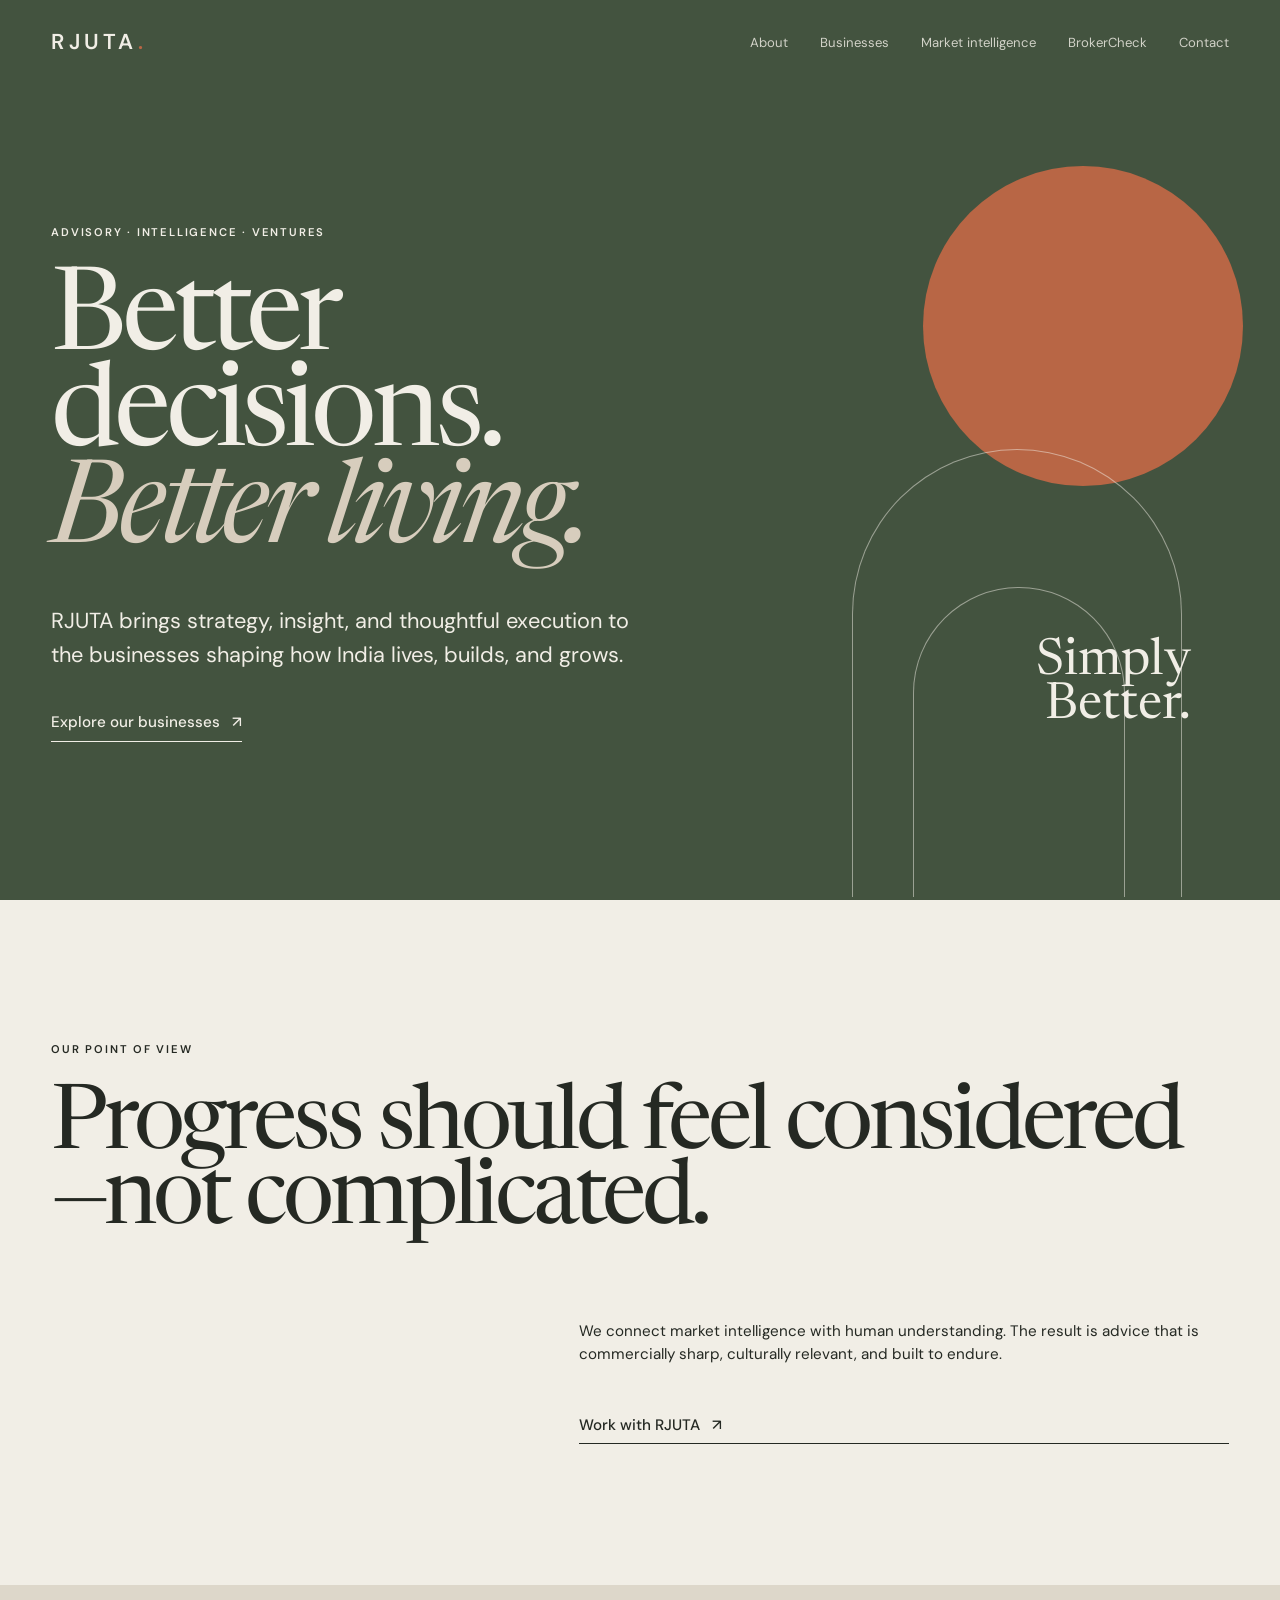
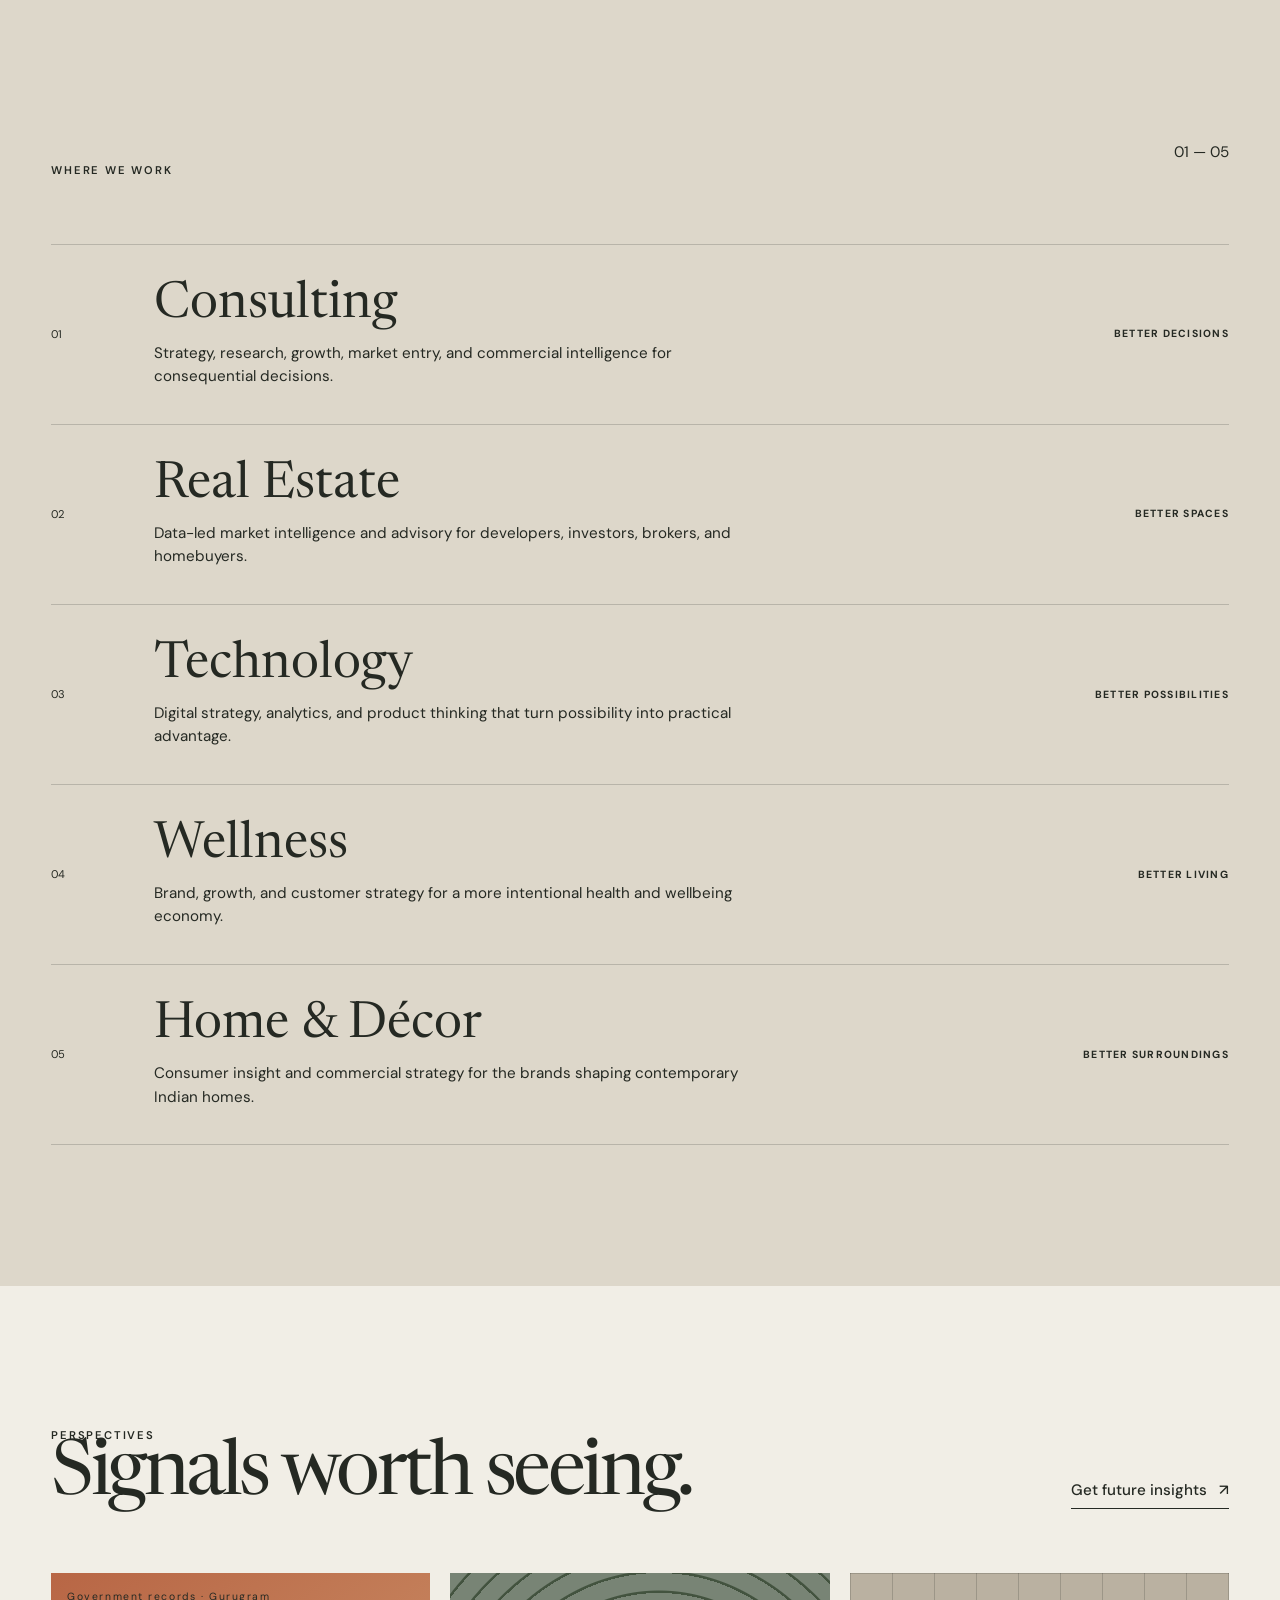
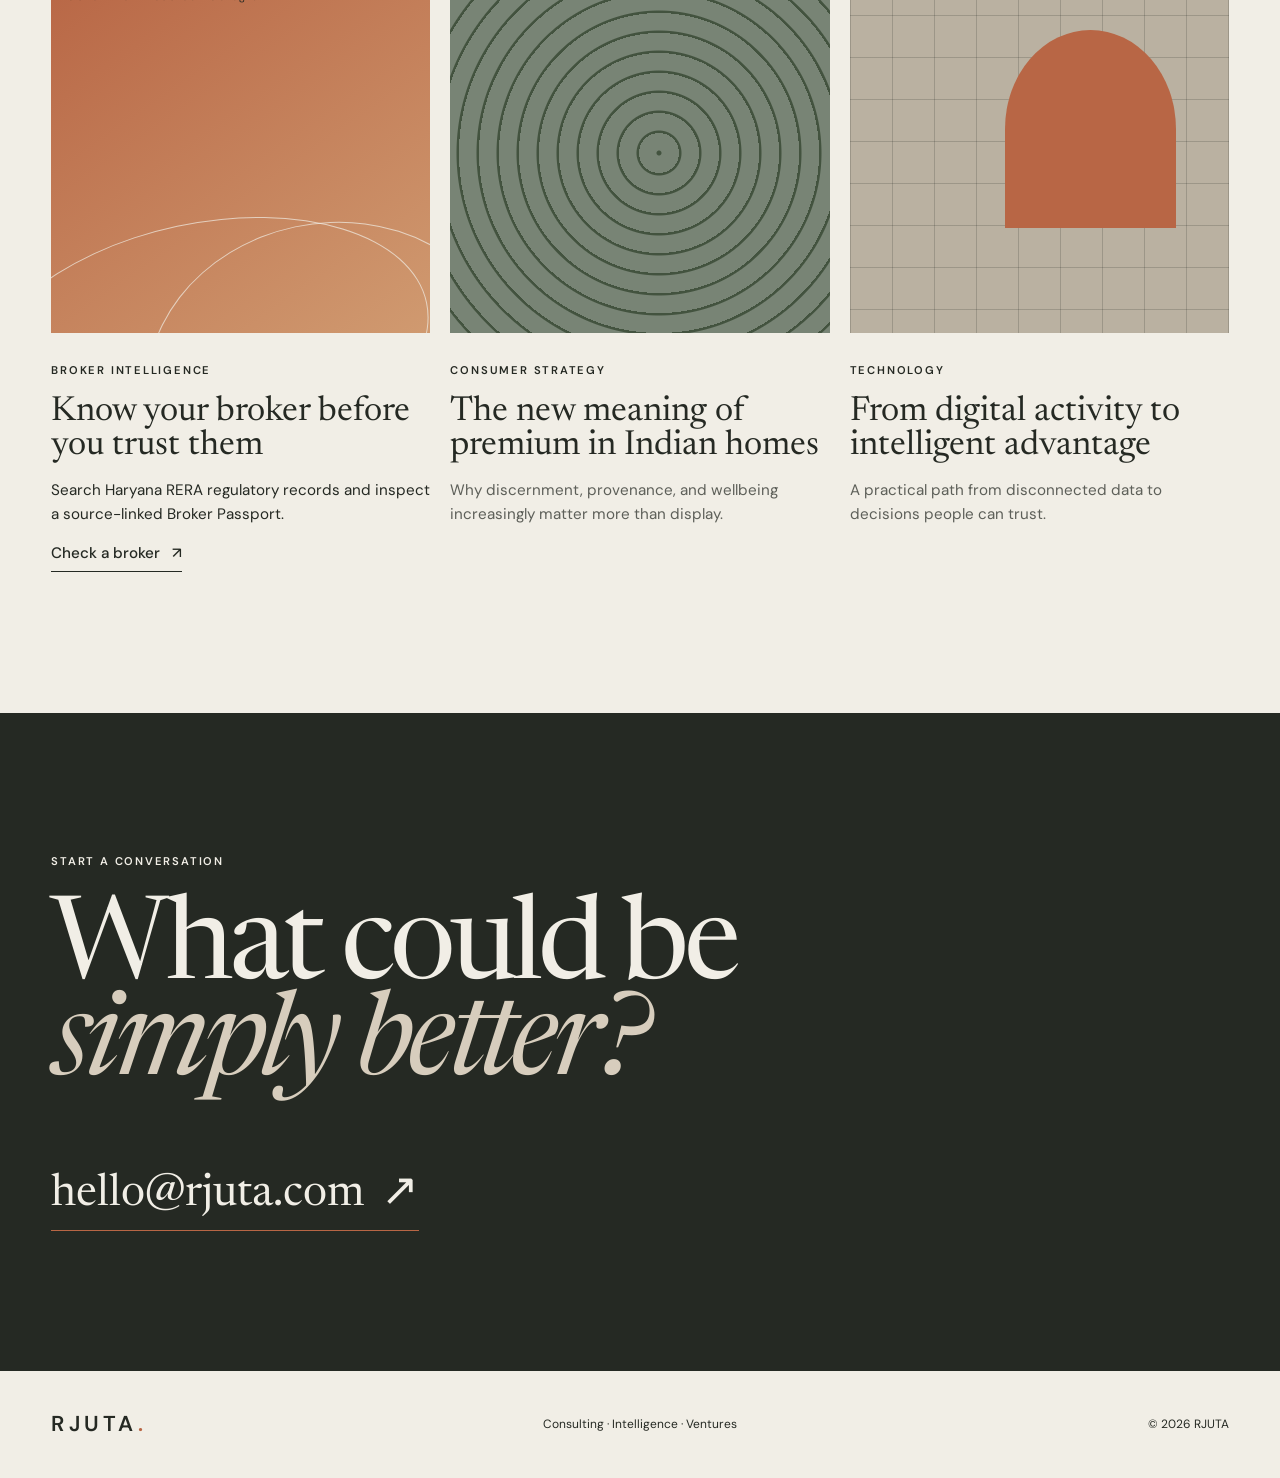
<file: index.html>
<!doctype html>
<html lang="en">
<head>
  <meta charset="utf-8">
  <meta name="viewport" content="width=device-width, initial-scale=1">
  <meta name="description" content="RJUTA is a multidisciplinary advisory and intelligence firm across consulting, real estate, technology, wellness, and living.">
  <meta name="theme-color" content="#f1eee6">
  <title>RJUTA — Simply Better.</title>
  <link rel="preconnect" href="https://fonts.googleapis.com">
  <link rel="preconnect" href="https://fonts.gstatic.com" crossorigin>
  <link href="https://fonts.googleapis.com/css2?family=DM+Sans:wght@400;500;600&family=Newsreader:opsz,wght@6..72,400;6..72,500&display=swap" rel="stylesheet">
  <link rel="stylesheet" href="styles.css">
</head>
<body>
  <a class="skip-link" href="#main">Skip to content</a>
  <header class="site-header" data-header>
    <a class="brand" href="#top" aria-label="RJUTA home">RJUTA<span>.</span></a>
    <nav class="desktop-nav" aria-label="Primary navigation">
      <a href="#about">About</a><a href="#businesses">Businesses</a><a href="intelligence.html">Market intelligence</a><a href="brokers.html">BrokerCheck</a><a href="#contact">Contact</a>
    </nav>
    <button class="menu-button" type="button" aria-expanded="false" aria-controls="mobile-nav">Menu</button>
    <nav class="mobile-nav" id="mobile-nav" aria-label="Mobile navigation" hidden>
      <a href="#about">About</a><a href="#businesses">Businesses</a><a href="intelligence.html">Market intelligence</a><a href="brokers.html">BrokerCheck</a><a href="#contact">Contact</a>
    </nav>
  </header>

  <main id="main">
    <section class="hero" id="top">
      <div class="hero-copy reveal">
        <p class="eyebrow">Advisory · Intelligence · Ventures</p>
        <h1>Better decisions.<br><em>Better living.</em></h1>
        <p class="lede">RJUTA brings strategy, insight, and thoughtful execution to the businesses shaping how India lives, builds, and grows.</p>
        <a class="text-link" href="#businesses">Explore our businesses <span aria-hidden="true">↗</span></a>
      </div>
      <div class="hero-art" aria-hidden="true">
        <div class="sun"></div><div class="arch arch-one"></div><div class="arch arch-two"></div>
        <p>Simply<br>Better.</p>
      </div>
    </section>

    <section class="statement" id="about">
      <p class="eyebrow reveal">Our point of view</p>
      <h2 class="reveal">Progress should feel considered—not complicated.</h2>
      <div class="statement-grid reveal">
        <p>We connect market intelligence with human understanding. The result is advice that is commercially sharp, culturally relevant, and built to endure.</p>
        <a class="text-link" href="#contact">Work with RJUTA <span aria-hidden="true">↗</span></a>
      </div>
    </section>

    <section class="businesses" id="businesses">
      <div class="section-head reveal"><p class="eyebrow">Where we work</p><p>01 — 05</p></div>
      <div class="business-list">
        <article class="business reveal"><span>01</span><div><h3>Consulting</h3><p>Strategy, research, growth, market entry, and commercial intelligence for consequential decisions.</p></div><b>Better decisions</b></article>
        <article class="business reveal"><span>02</span><div><h3>Real Estate</h3><p>Data-led market intelligence and advisory for developers, investors, brokers, and homebuyers.</p></div><b>Better spaces</b></article>
        <article class="business reveal"><span>03</span><div><h3>Technology</h3><p>Digital strategy, analytics, and product thinking that turn possibility into practical advantage.</p></div><b>Better possibilities</b></article>
        <article class="business reveal"><span>04</span><div><h3>Wellness</h3><p>Brand, growth, and customer strategy for a more intentional health and wellbeing economy.</p></div><b>Better living</b></article>
        <article class="business reveal"><span>05</span><div><h3>Home & Décor</h3><p>Consumer insight and commercial strategy for the brands shaping contemporary Indian homes.</p></div><b>Better surroundings</b></article>
      </div>
    </section>

    <section class="insights" id="insights">
      <div class="section-head reveal"><div><p class="eyebrow">Perspectives</p><h2>Signals worth seeing.</h2></div><a class="text-link" href="#contact">Get future insights <span aria-hidden="true">↗</span></a></div>
      <div class="cards">
        <article class="card reveal"><a href="brokers.html" aria-label="Open RJUTA BrokerCheck"><div class="card-visual terrain"><span>Government records · Gurugram</span></div><p class="eyebrow">Broker intelligence</p><h3>Know your broker before you trust them</h3><p>Search Haryana RERA regulatory records and inspect a source-linked Broker Passport.</p><span class="text-link">Check a broker <span aria-hidden="true">↗</span></span></a></article>
        <article class="card reveal"><div class="card-visual rings"></div><p class="eyebrow">Consumer strategy</p><h3>The new meaning of premium in Indian homes</h3><p>Why discernment, provenance, and wellbeing increasingly matter more than display.</p></article>
        <article class="card reveal"><div class="card-visual grid-art"></div><p class="eyebrow">Technology</p><h3>From digital activity to intelligent advantage</h3><p>A practical path from disconnected data to decisions people can trust.</p></article>
      </div>
    </section>

    <section class="contact" id="contact">
      <p class="eyebrow reveal">Start a conversation</p>
      <h2 class="reveal">What could be<br><em>simply better?</em></h2>
      <a class="contact-link reveal" href="mailto:hello@rjuta.com">hello@rjuta.com <span aria-hidden="true">↗</span></a>
    </section>
  </main>

  <footer><a class="brand" href="#top">RJUTA<span>.</span></a><p>Consulting · Intelligence · Ventures</p><p>© <span data-year></span> RJUTA</p></footer>
  <script src="script.js"></script>
</body>
</html>
</file>
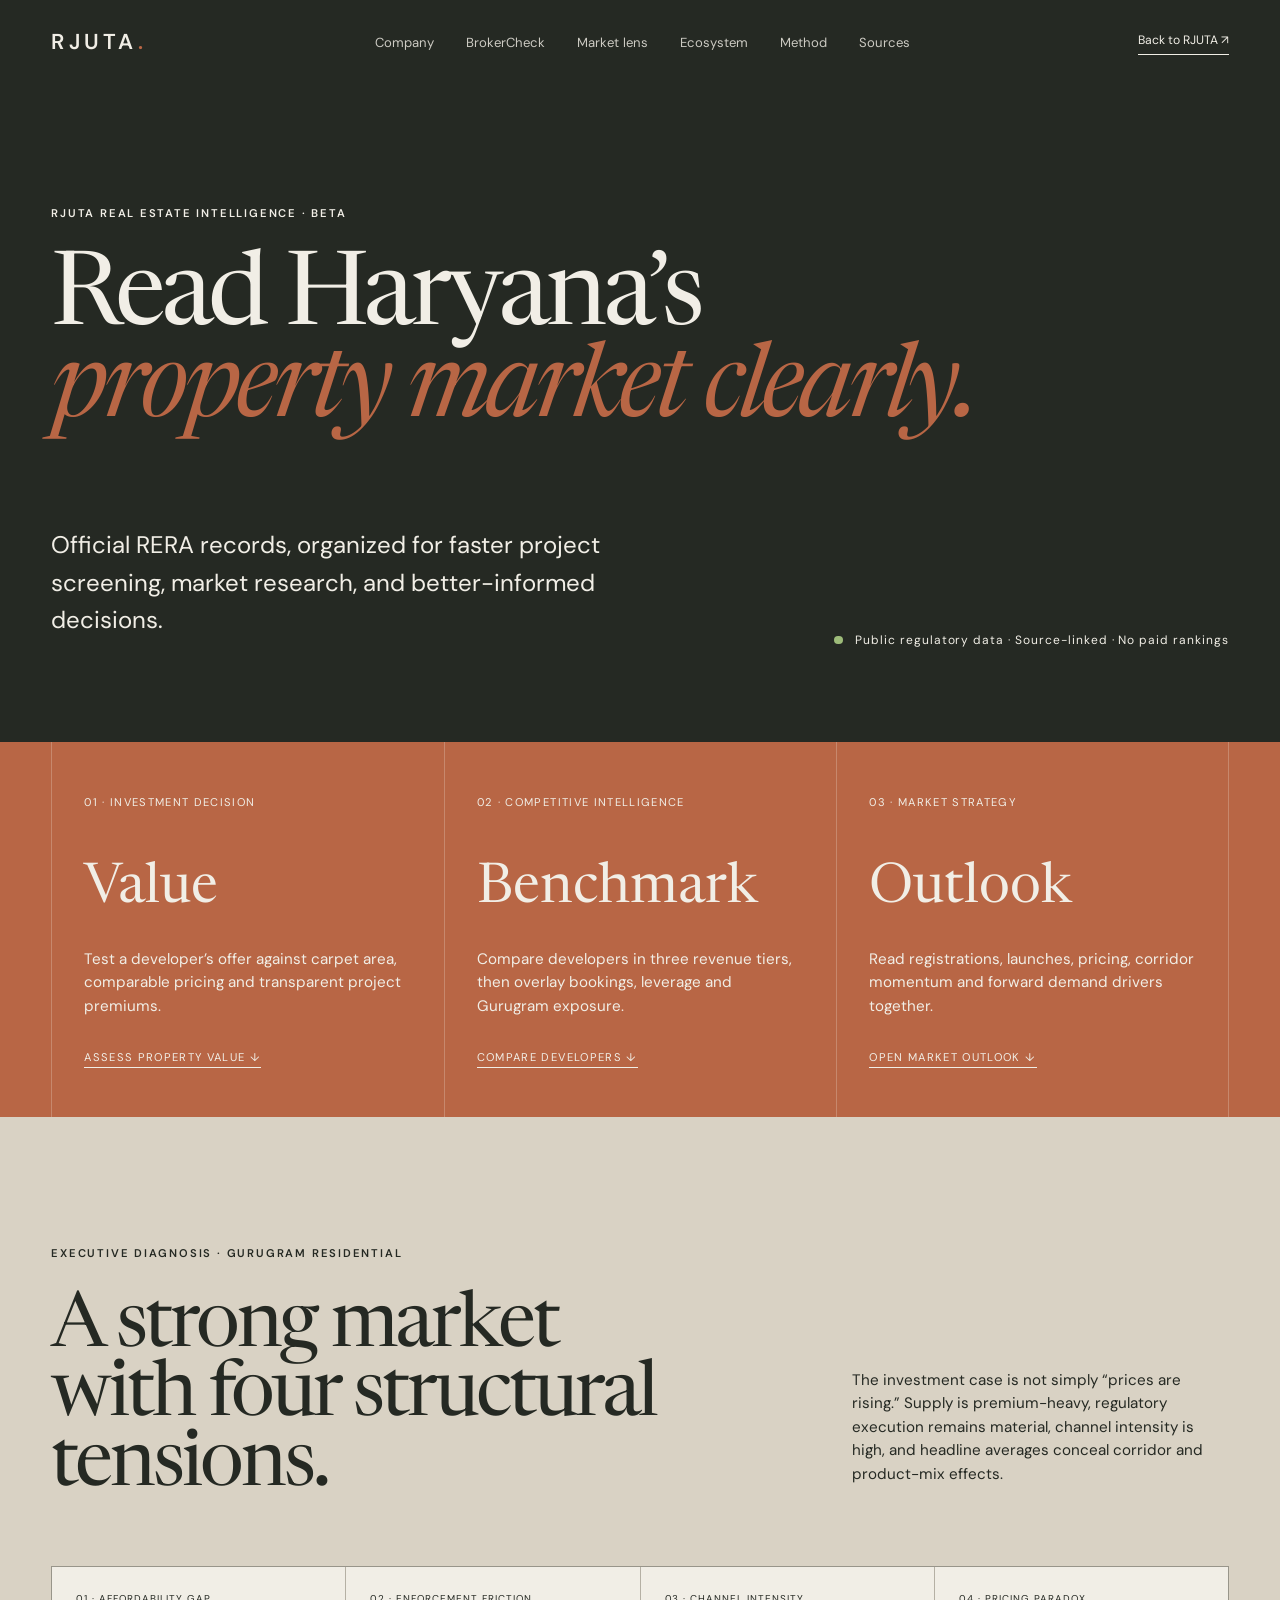
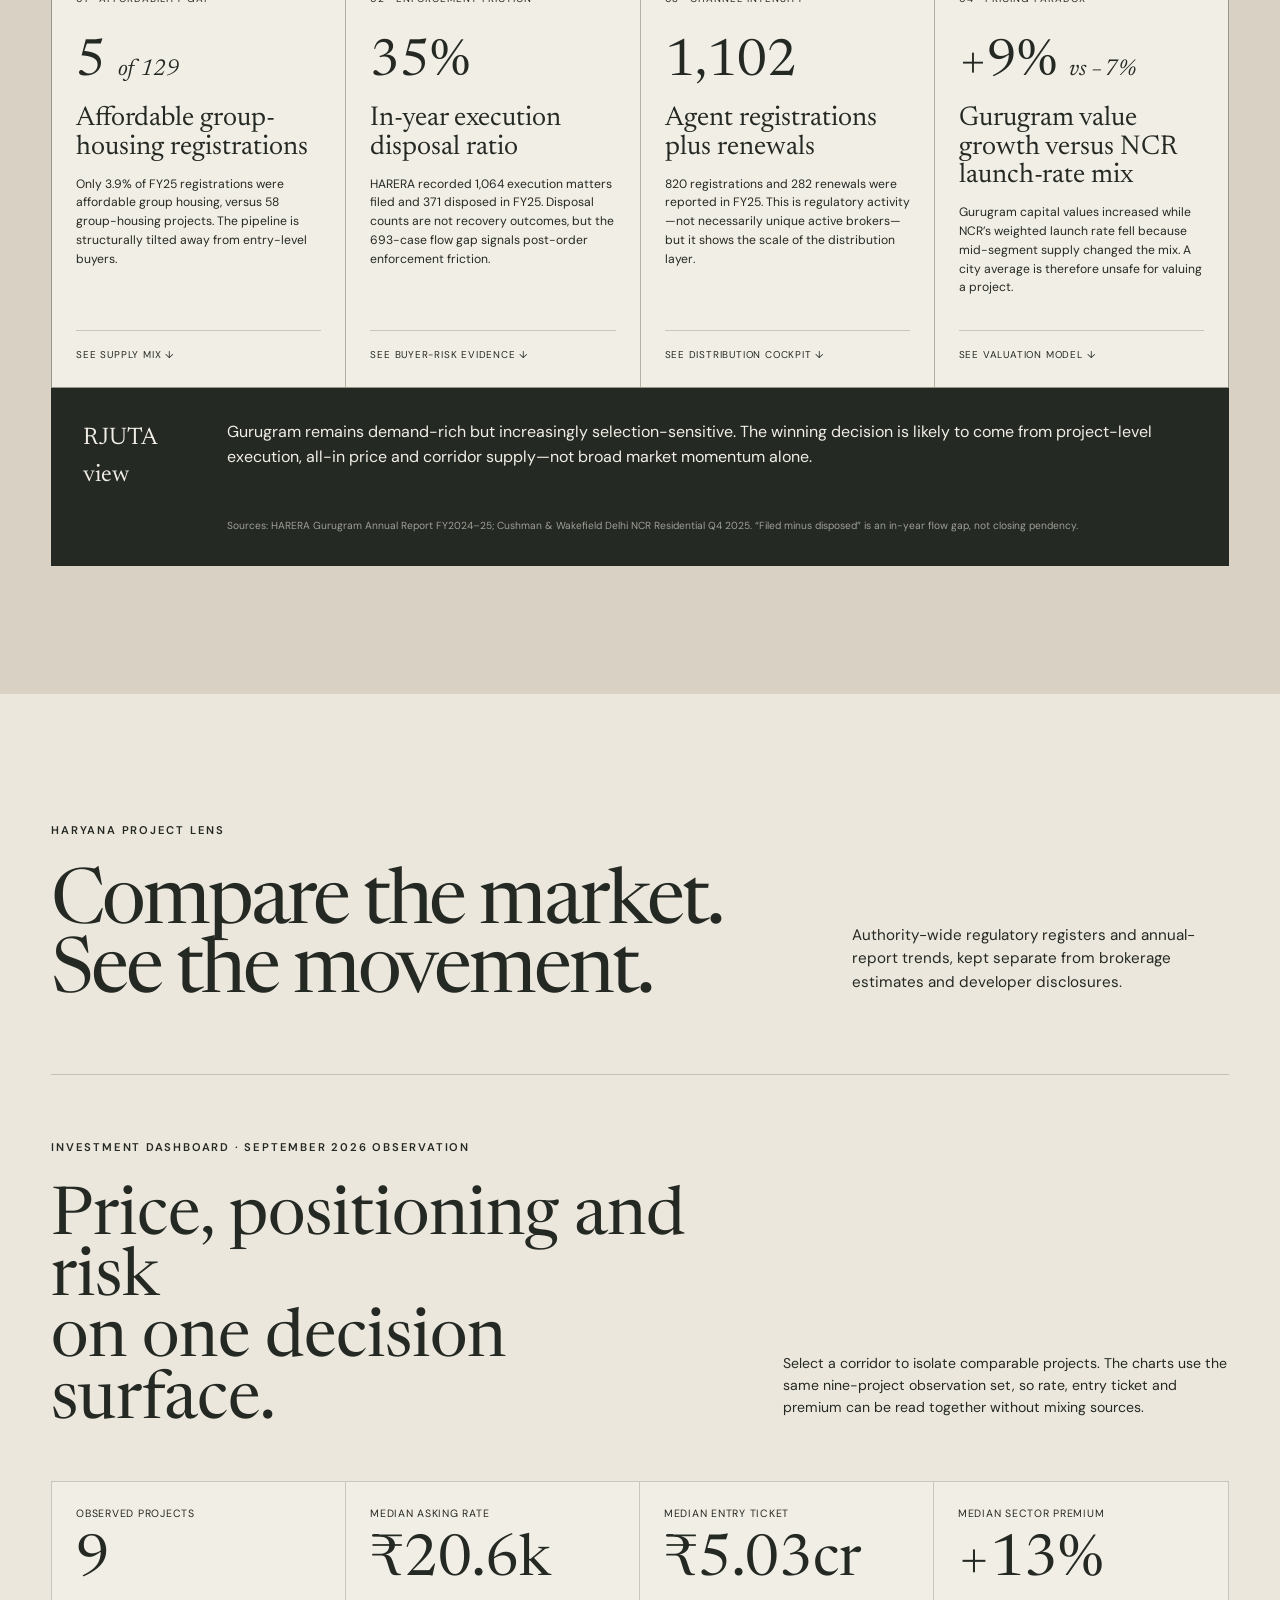
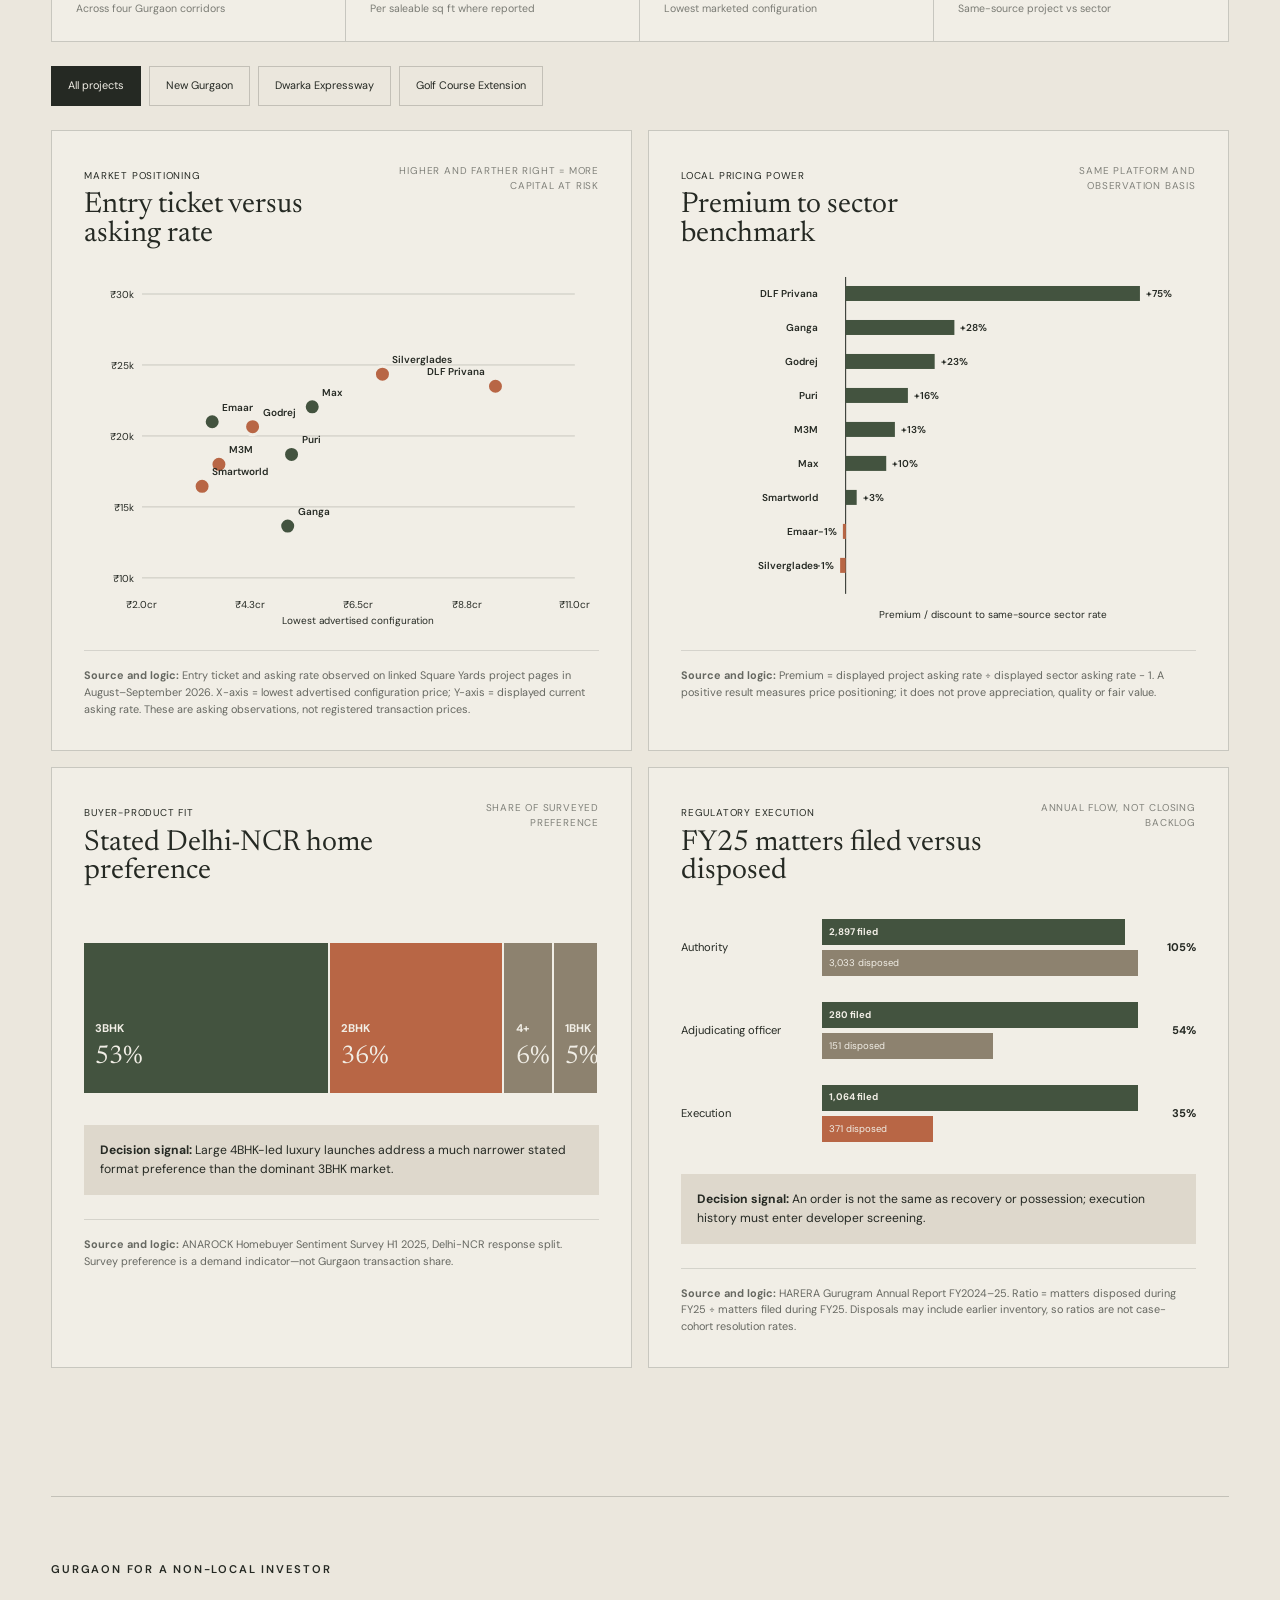
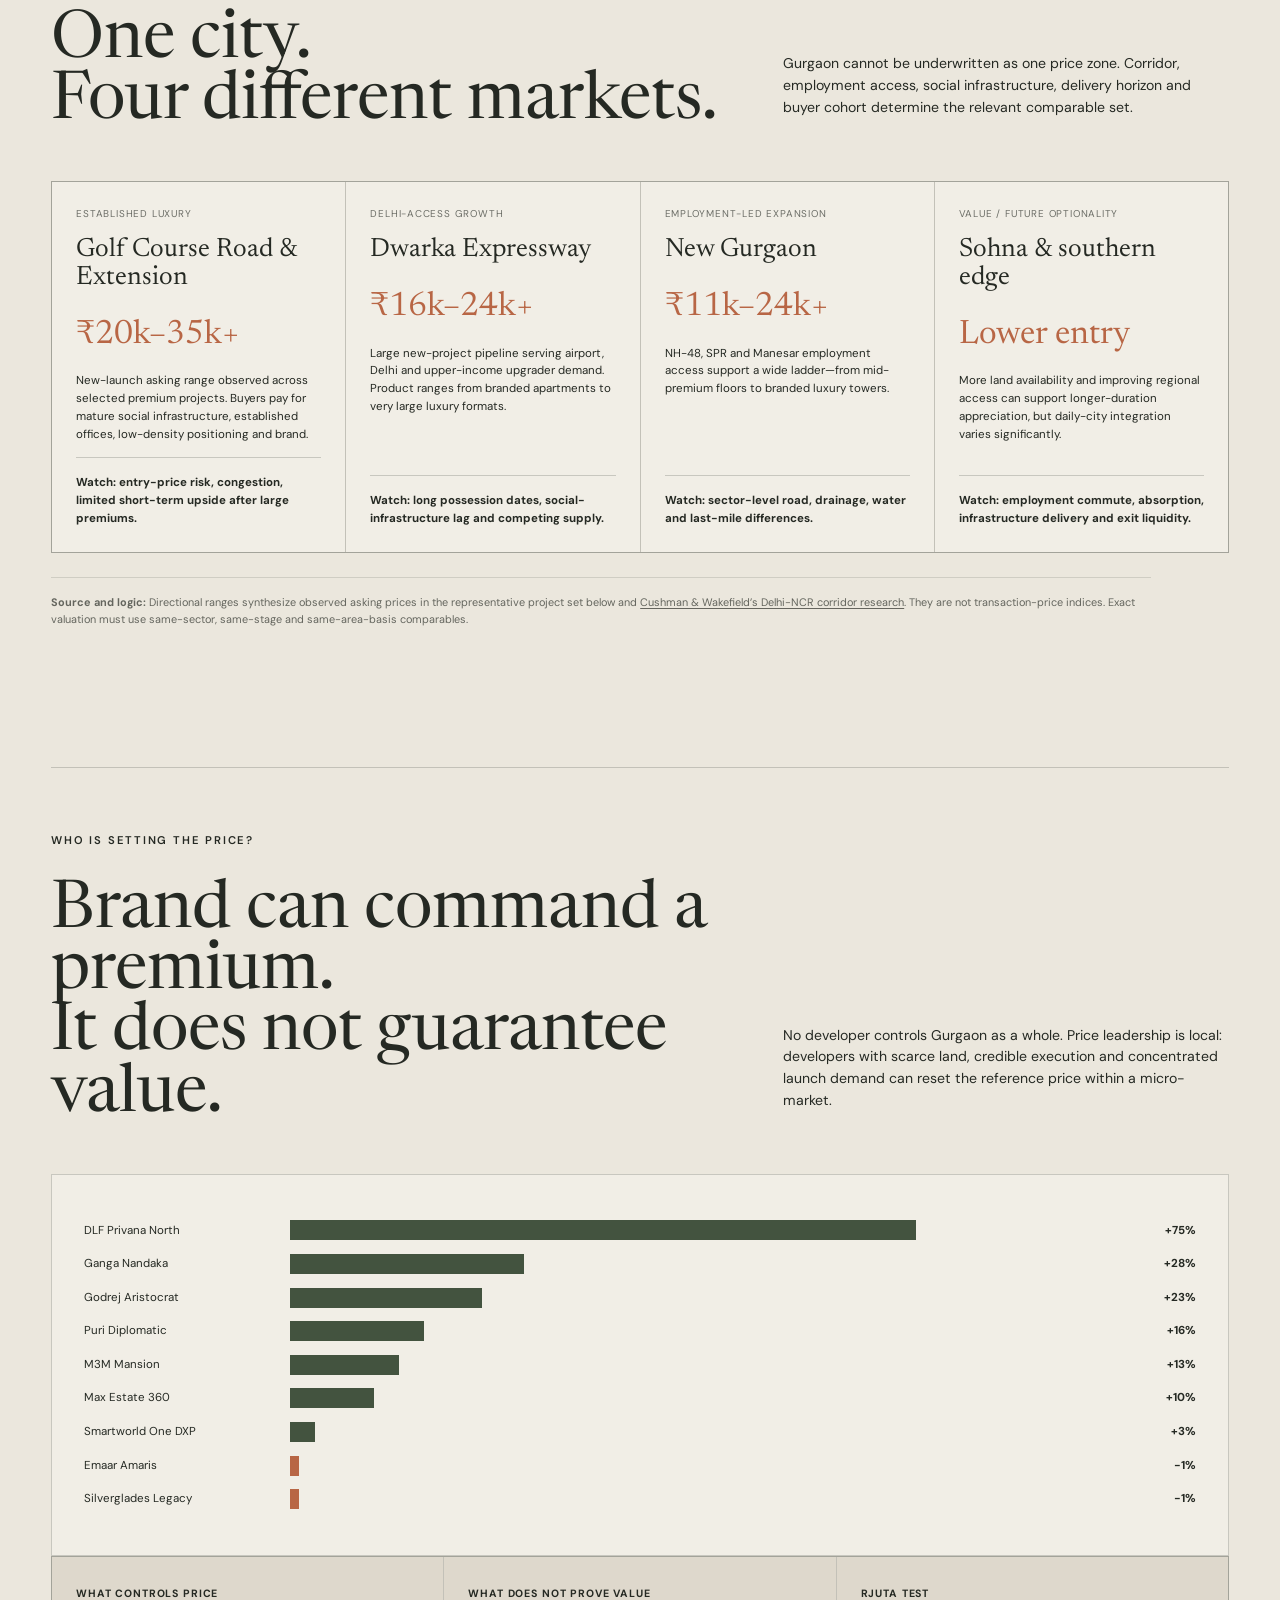
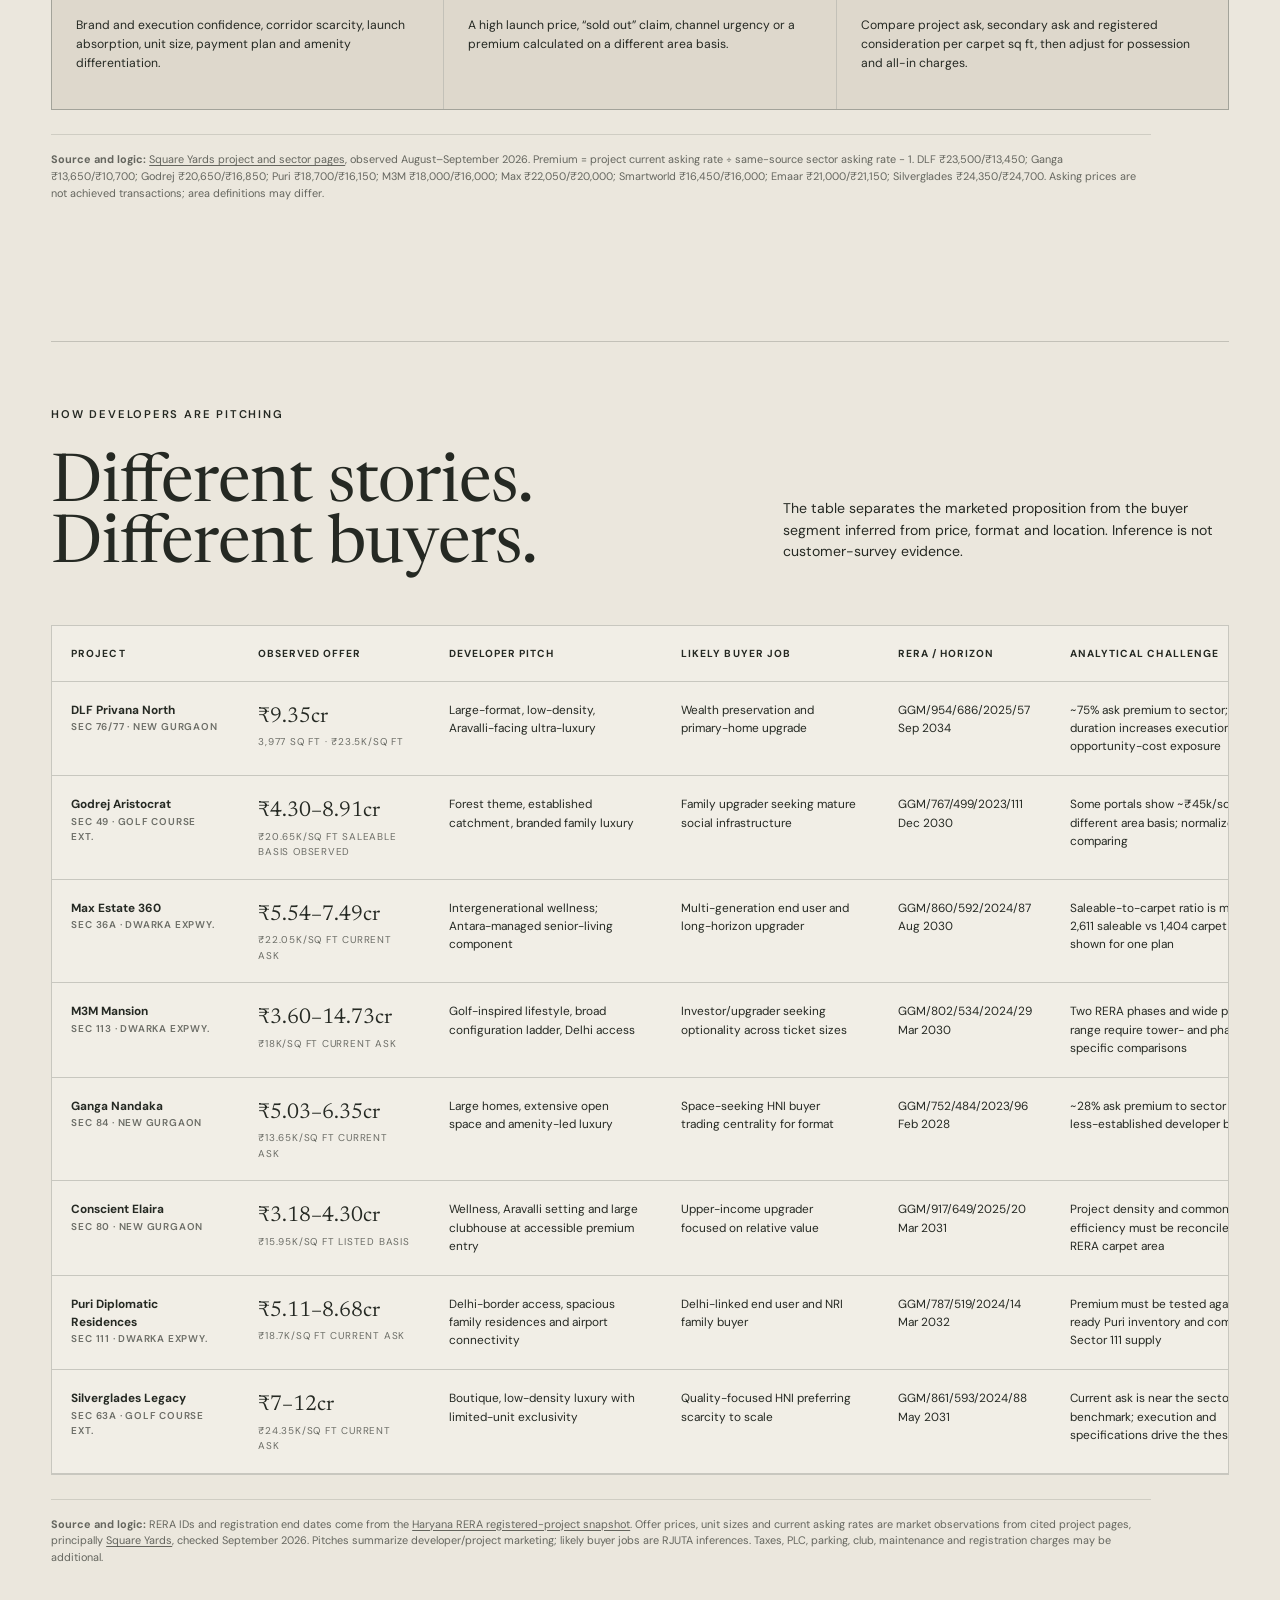
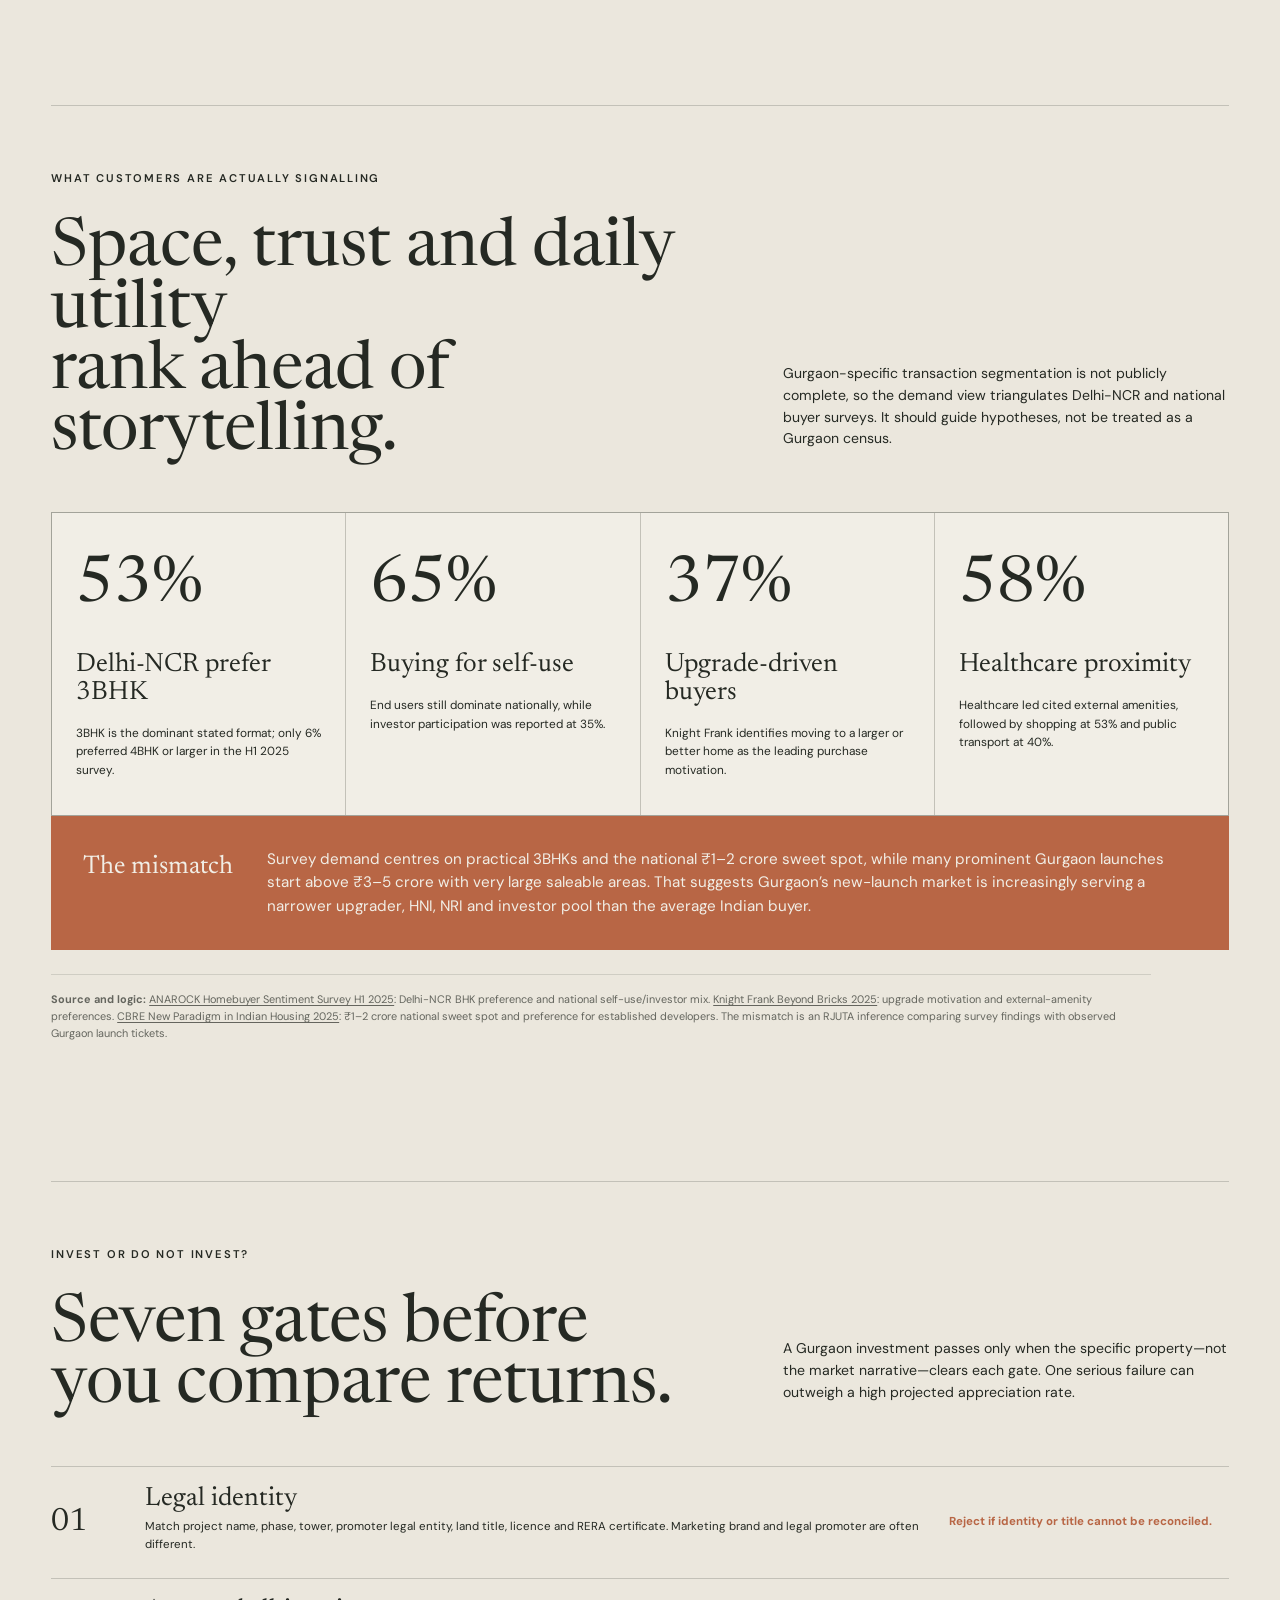
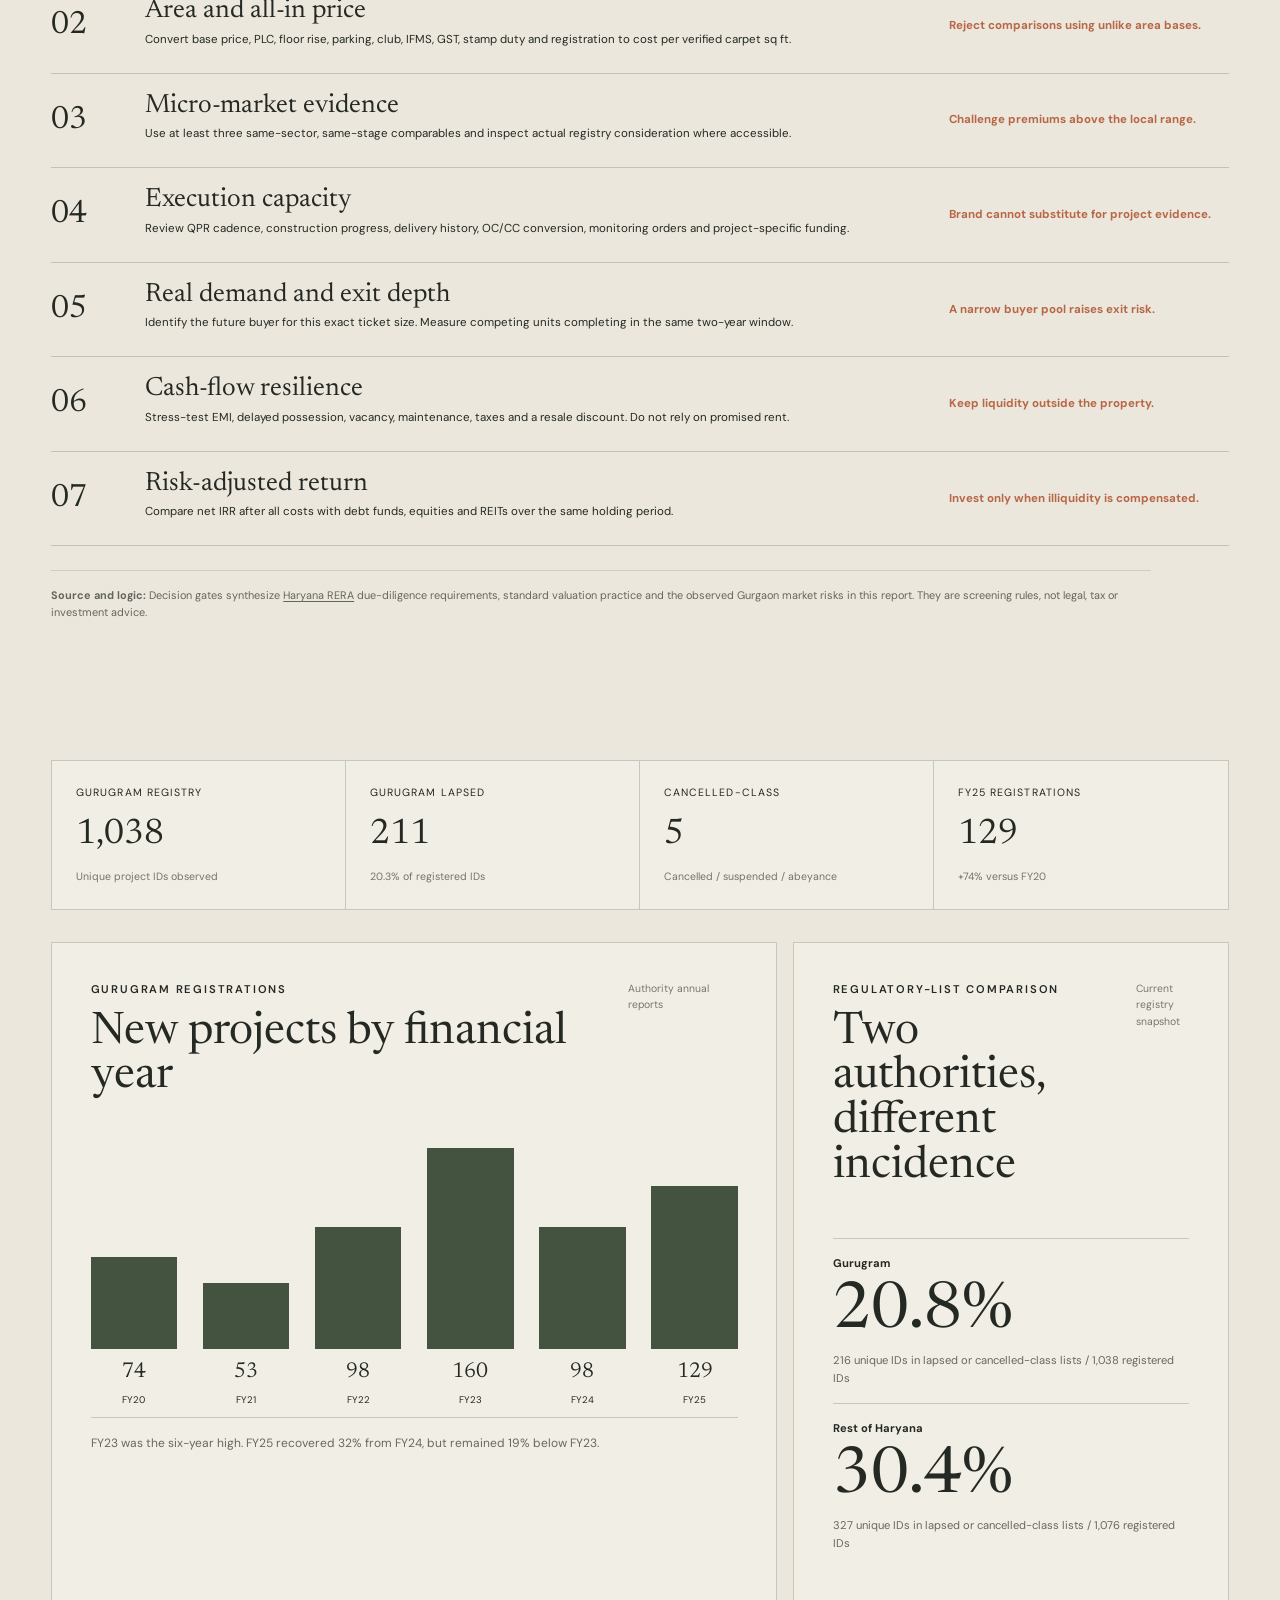
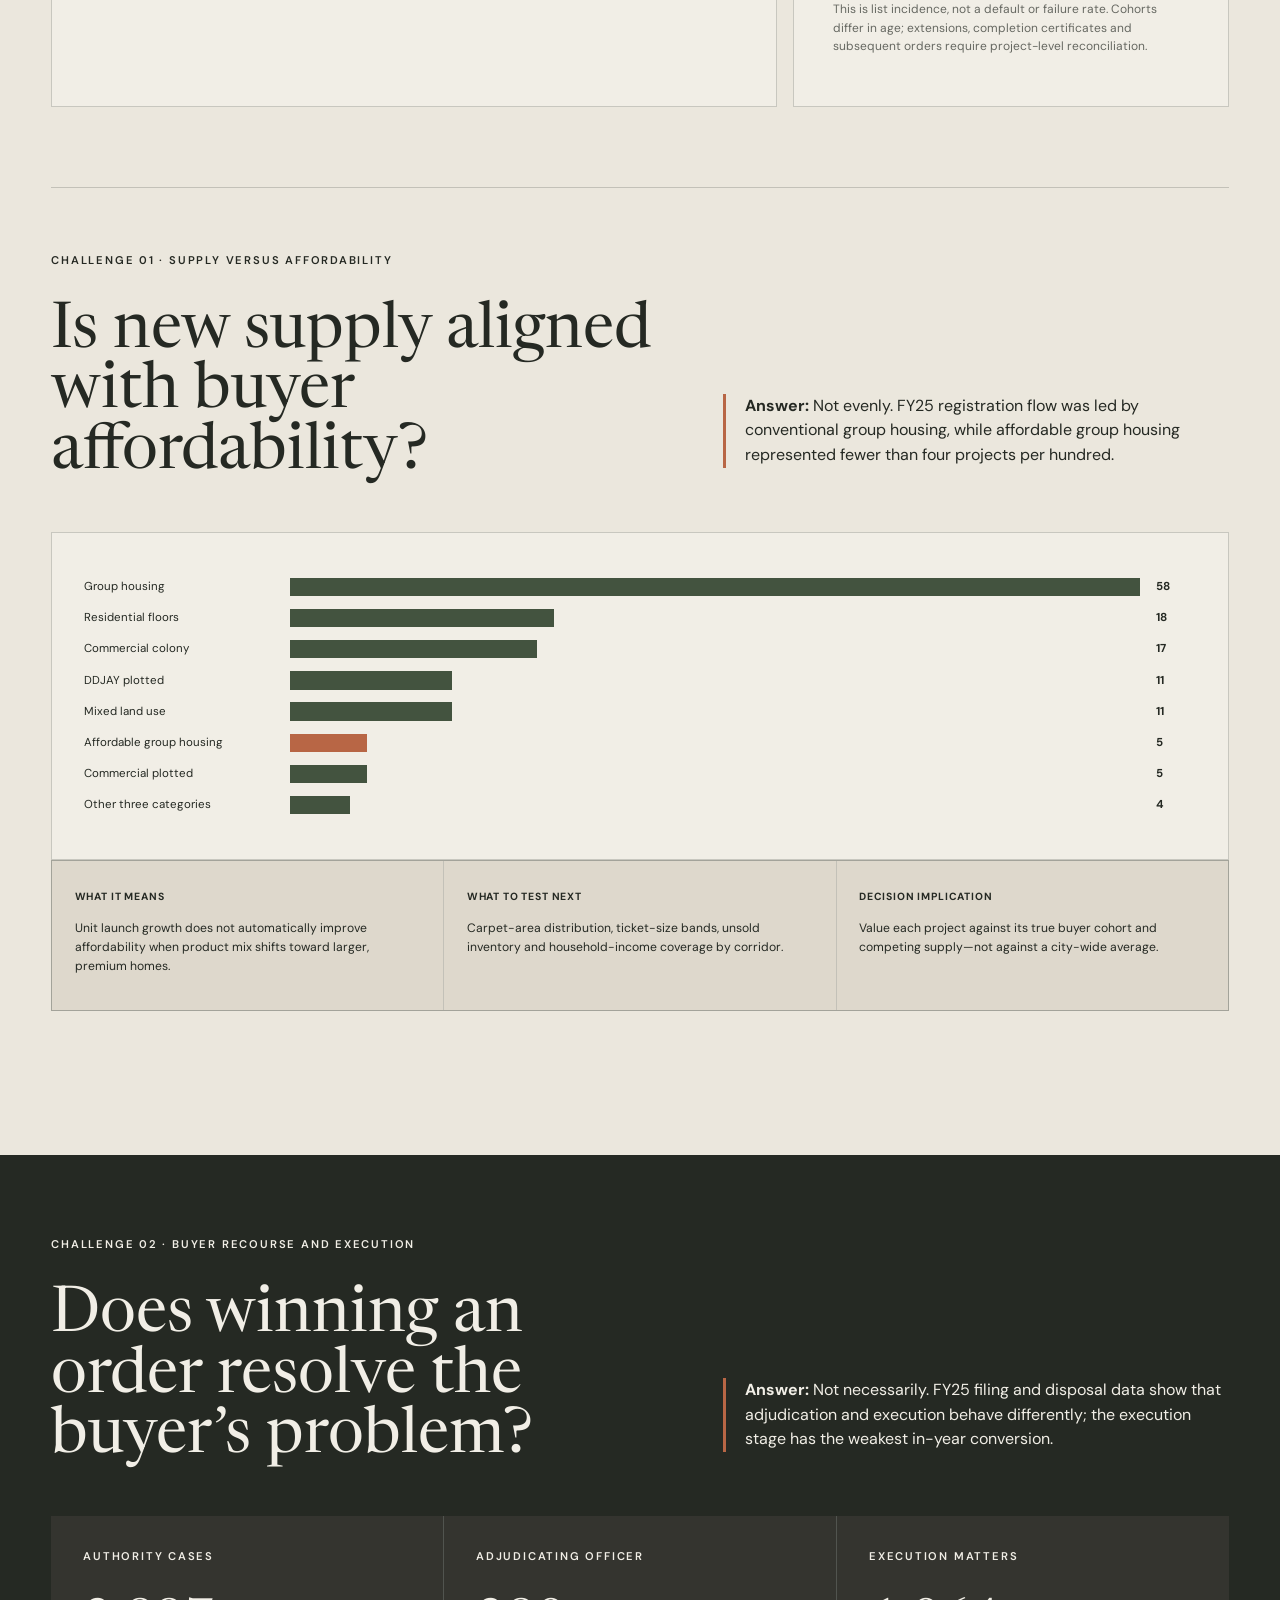
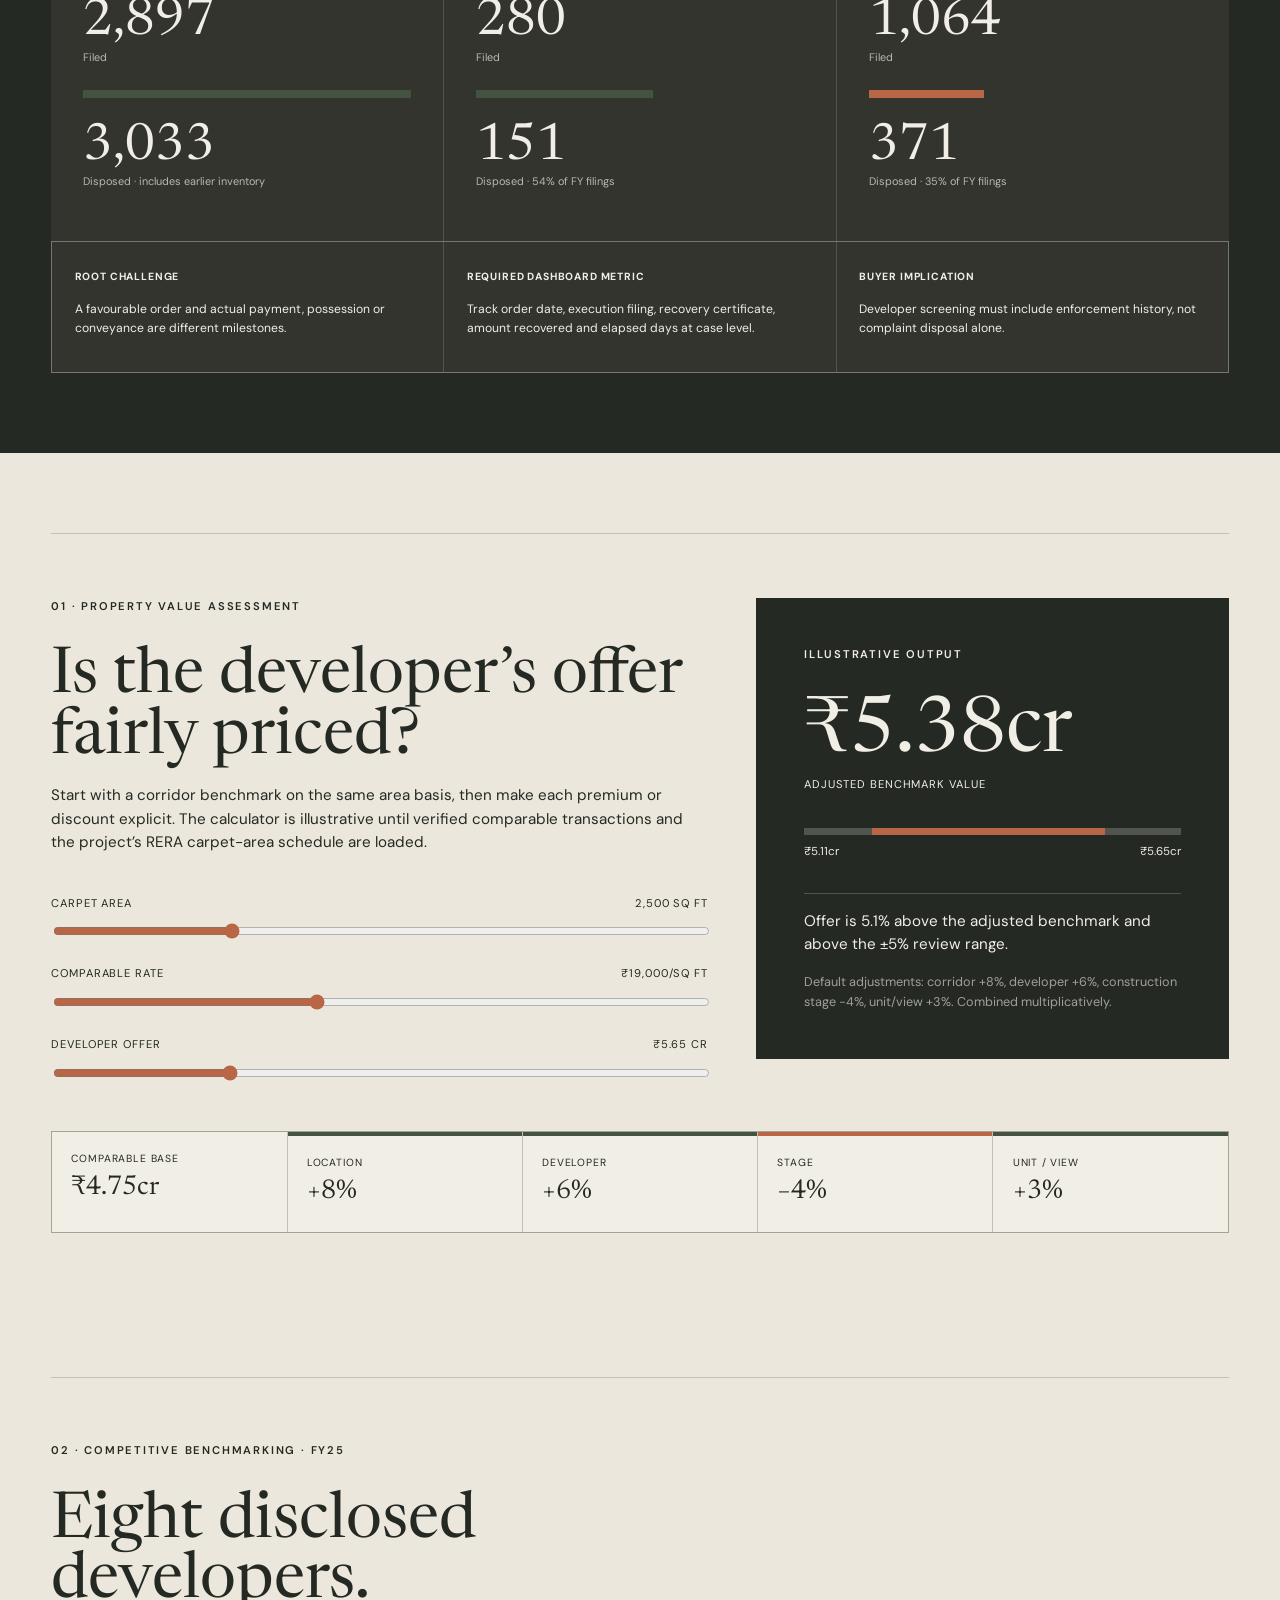
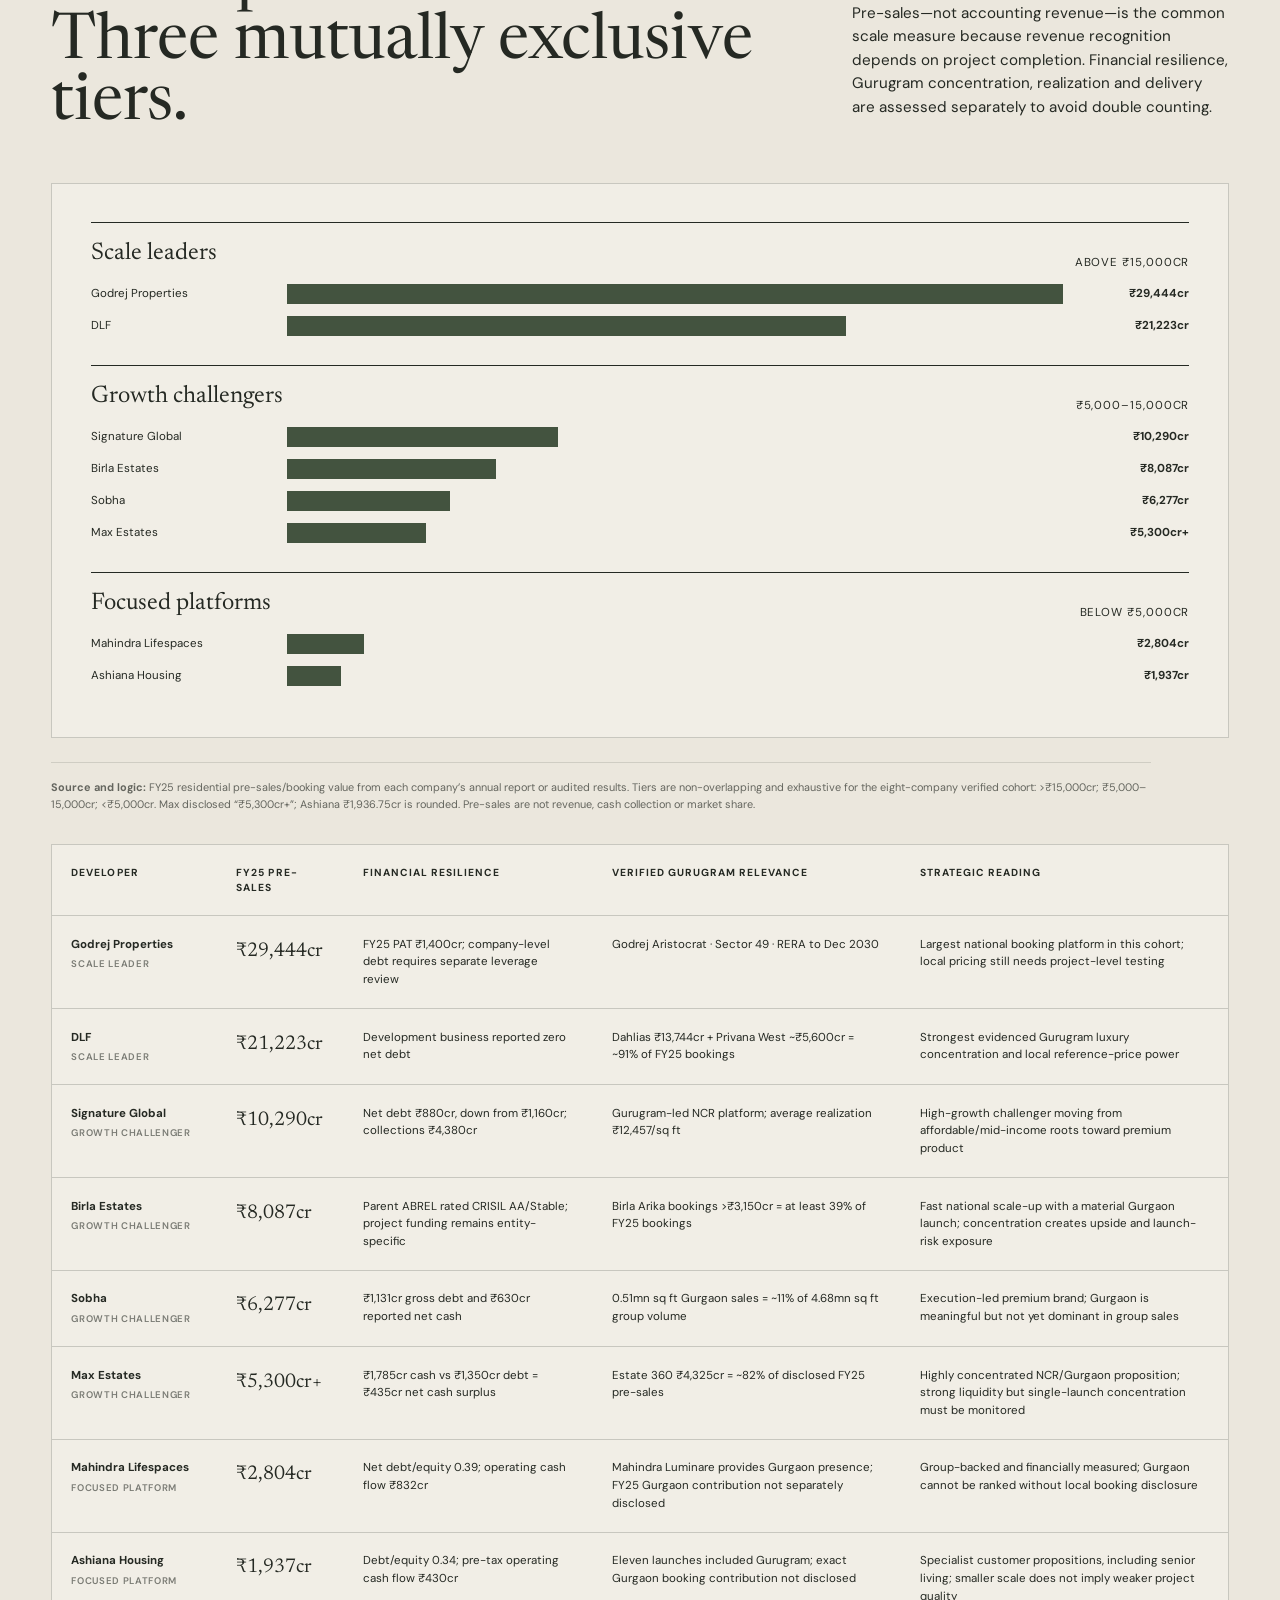
<file: intelligence.html>
<!doctype html>
<html lang="en">
<head>
  <meta charset="utf-8">
  <meta name="viewport" content="width=device-width, initial-scale=1">
  <meta name="description" content="RJUTA Haryana Real Estate Intelligence turns public RERA records into clear, traceable market signals.">
  <meta name="theme-color" content="#f1eee6">
  <title>Haryana Real Estate Intelligence — RJUTA</title>
  <link rel="preconnect" href="https://fonts.googleapis.com">
  <link rel="preconnect" href="https://fonts.gstatic.com" crossorigin>
  <link href="https://fonts.googleapis.com/css2?family=DM+Sans:wght@400;500;600&family=Newsreader:opsz,wght@6..72,400;6..72,500&display=swap" rel="stylesheet">
  <link rel="stylesheet" href="styles.css">
  <link rel="stylesheet" href="intelligence.css">
</head>
<body class="intel-page">
  <a class="skip-link" href="#main">Skip to content</a>
  <header class="site-header intel-header">
    <a class="brand" href="index.html">RJUTA<span>.</span></a>
    <nav class="desktop-nav" aria-label="Primary navigation"><a href="index.html">Company</a><a href="brokers.html">BrokerCheck</a><a href="#lens">Market lens</a><a href="#ecosystem">Ecosystem</a><a href="#method">Method</a><a href="#sources">Sources</a></nav>
    <a class="back-link" href="index.html">Back to RJUTA ↗</a>
  </header>

  <main id="main">
    <section class="intel-hero">
      <p class="eyebrow">RJUTA Real Estate Intelligence · Beta</p>
      <h1>Read Haryana’s<br><em>property market clearly.</em></h1>
      <div class="intel-intro"><p>Official RERA records, organized for faster project screening, market research, and better-informed decisions.</p><p class="data-note"><span></span> Public regulatory data · Source-linked · No paid rankings</p></div>
    </section>

    <section class="intel-products" aria-label="Executive summary navigation">
      <article><span>01 · Investment decision</span><h2>Value</h2><p>Test a developer’s offer against carpet area, comparable pricing and transparent project premiums.</p><a href="#valuation">Assess property value ↓</a></article>
      <article><span>02 · Competitive intelligence</span><h2>Benchmark</h2><p>Compare developers in three revenue tiers, then overlay bookings, leverage and Gurugram exposure.</p><a href="#benchmark">Compare developers ↓</a></article>
      <article><span>03 · Market strategy</span><h2>Outlook</h2><p>Read registrations, launches, pricing, corridor momentum and forward demand drivers together.</p><a href="#outlook">Open market outlook ↓</a></article>
    </section>

    <section class="executive-diagnosis" aria-labelledby="diagnosis-title">
      <div class="diagnosis-head"><div><p class="eyebrow">Executive diagnosis · Gurugram residential</p><h2 id="diagnosis-title">A strong market<br>with four structural tensions.</h2></div><p>The investment case is not simply “prices are rising.” Supply is premium-heavy, regulatory execution remains material, channel intensity is high, and headline averages conceal corridor and product-mix effects.</p></div>
      <div class="tension-grid">
        <article><span>01 · Affordability gap</span><strong>5 <i>of 129</i></strong><h3>Affordable group-housing registrations</h3><p>Only 3.9% of FY25 registrations were affordable group housing, versus 58 group-housing projects. The pipeline is structurally tilted away from entry-level buyers.</p><a href="#pipeline-mix">See supply mix ↓</a></article>
        <article><span>02 · Enforcement friction</span><strong>35%</strong><h3>In-year execution disposal ratio</h3><p>HARERA recorded 1,064 execution matters filed and 371 disposed in FY25. Disposal counts are not recovery outcomes, but the 693-case flow gap signals post-order enforcement friction.</p><a href="#buyer-risk">See buyer-risk evidence ↓</a></article>
        <article><span>03 · Channel intensity</span><strong>1,102</strong><h3>Agent registrations plus renewals</h3><p>820 registrations and 282 renewals were reported in FY25. This is regulatory activity—not necessarily unique active brokers—but it shows the scale of the distribution layer.</p><a href="#ecosystem">See distribution cockpit ↓</a></article>
        <article><span>04 · Pricing paradox</span><strong>+9% <i>vs −7%</i></strong><h3>Gurugram value growth versus NCR launch-rate mix</h3><p>Gurugram capital values increased while NCR’s weighted launch rate fell because mid-segment supply changed the mix. A city average is therefore unsafe for valuing a project.</p><a href="#valuation">See valuation model ↓</a></article>
      </div>
      <div class="executive-thesis"><b>RJUTA view</b><p>Gurugram remains demand-rich but increasingly selection-sensitive. The winning decision is likely to come from project-level execution, all-in price and corridor supply—not broad market momentum alone.</p><small>Sources: HARERA Gurugram Annual Report FY2024–25; Cushman & Wakefield Delhi NCR Residential Q4 2025. “Filed minus disposed” is an in-year flow gap, not closing pendency.</small></div>
    </section>

    <section class="market-lens" id="lens">
      <div class="lens-title"><div><p class="eyebrow">Haryana project lens</p><h2>Compare the market.<br>See the movement.</h2></div><p>Authority-wide regulatory registers and annual-report trends, kept separate from brokerage estimates and developer disclosures.</p></div>

      <section class="decision-dashboard" aria-labelledby="dashboard-title">
        <div class="dashboard-heading"><div><p class="eyebrow">Investment dashboard · September 2026 observation</p><h3 id="dashboard-title">Price, positioning and risk<br>on one decision surface.</h3></div><p>Select a corridor to isolate comparable projects. The charts use the same nine-project observation set, so rate, entry ticket and premium can be read together without mixing sources.</p></div>
        <div class="dashboard-kpis" aria-label="Nine-project sample summary">
          <article><span>Observed projects</span><strong id="dash-project-count">9</strong><small>Across four Gurgaon corridors</small></article>
          <article><span>Median asking rate</span><strong id="dash-median-rate">₹20.7k</strong><small>Per saleable sq ft where reported</small></article>
          <article><span>Median entry ticket</span><strong id="dash-median-ticket">₹5.03cr</strong><small>Lowest marketed configuration</small></article>
          <article><span>Median sector premium</span><strong id="dash-median-premium">+10%</strong><small>Same-source project vs sector</small></article>
        </div>
        <div class="corridor-filter" role="group" aria-label="Filter projects by corridor">
          <button type="button" class="active" data-corridor="All" aria-pressed="true">All projects</button><button type="button" data-corridor="New Gurgaon" aria-pressed="false">New Gurgaon</button><button type="button" data-corridor="Dwarka Expressway" aria-pressed="false">Dwarka Expressway</button><button type="button" data-corridor="Golf Course Extension" aria-pressed="false">Golf Course Extension</button>
        </div>
        <div class="dashboard-chart-grid">
          <article class="chart-panel"><div class="chart-heading"><div><span>Market positioning</span><h4>Entry ticket versus asking rate</h4></div><small>Higher and farther right = more capital at risk</small></div><div class="svg-chart" id="positioning-chart" aria-label="Scatter chart comparing entry ticket and asking rate for selected Gurgaon projects"></div><p class="chart-source"><b>Source and logic:</b> Entry ticket and asking rate observed on linked Square Yards project pages in August–September 2026. X-axis = lowest advertised configuration price; Y-axis = displayed current asking rate. These are asking observations, not registered transaction prices.</p></article>
          <article class="chart-panel"><div class="chart-heading"><div><span>Local pricing power</span><h4>Premium to sector benchmark</h4></div><small>Same platform and observation basis</small></div><div class="svg-chart" id="premium-svg-chart" aria-label="Diverging chart of project asking premiums to sector benchmarks"></div><p class="chart-source"><b>Source and logic:</b> Premium = displayed project asking rate ÷ displayed sector asking rate − 1. A positive result measures price positioning; it does not prove appreciation, quality or fair value.</p></article>
        </div>
        <div class="dashboard-chart-grid lower">
          <article class="chart-panel"><div class="chart-heading"><div><span>Buyer-product fit</span><h4>Stated Delhi-NCR home preference</h4></div><small>Share of surveyed preference</small></div><div class="preference-stack" role="img" aria-label="Delhi NCR buyer preference: 3BHK 53%, 2BHK 36%, 4BHK or larger 6%, 1BHK 5%"><i style="--share:53"><b>3BHK</b><span>53%</span></i><i style="--share:36"><b>2BHK</b><span>36%</span></i><i style="--share:6"><b>4+</b><span>6%</span></i><i style="--share:5"><b>1BHK</b><span>5%</span></i></div><p class="chart-insight"><b>Decision signal:</b> Large 4BHK-led luxury launches address a much narrower stated format preference than the dominant 3BHK market.</p><p class="chart-source"><b>Source and logic:</b> ANAROCK Homebuyer Sentiment Survey H1 2025, Delhi-NCR response split. Survey preference is a demand indicator—not Gurgaon transaction share.</p></article>
          <article class="chart-panel"><div class="chart-heading"><div><span>Regulatory execution</span><h4>FY25 matters filed versus disposed</h4></div><small>Annual flow, not closing backlog</small></div><div class="flow-bars" role="img" aria-label="Authority filed 2897 and disposed 3033; Adjudicating Officer filed 280 and disposed 151; Execution filed 1064 and disposed 371"><div><span>Authority</span><i><b style="--w:96%">2,897 filed</b><em style="--w:100%">3,033 disposed</em></i><strong>105%</strong></div><div><span>Adjudicating officer</span><i><b style="--w:100%">280 filed</b><em style="--w:54%">151 disposed</em></i><strong>54%</strong></div><div><span>Execution</span><i><b style="--w:100%">1,064 filed</b><em class="risk" style="--w:35%">371 disposed</em></i><strong>35%</strong></div></div><p class="chart-insight"><b>Decision signal:</b> An order is not the same as recovery or possession; execution history must enter developer screening.</p><p class="chart-source"><b>Source and logic:</b> HARERA Gurugram Annual Report FY2024–25. Ratio = matters disposed during FY25 ÷ matters filed during FY25. Disposals may include earlier inventory, so ratios are not case-cohort resolution rates.</p></article>
        </div>
      </section>

      <section class="outsider-guide" aria-labelledby="outsider-title">
        <div class="guide-head"><div><p class="eyebrow">Gurgaon for a non-local investor</p><h3 id="outsider-title">One city.<br>Four different markets.</h3></div><p>Gurgaon cannot be underwritten as one price zone. Corridor, employment access, social infrastructure, delivery horizon and buyer cohort determine the relevant comparable set.</p></div>
        <div class="corridor-cards">
          <article><span>Established luxury</span><h4>Golf Course Road & Extension</h4><strong>₹20k–35k+</strong><p>New-launch asking range observed across selected premium projects. Buyers pay for mature social infrastructure, established offices, low-density positioning and brand.</p><b>Watch: entry-price risk, congestion, limited short-term upside after large premiums.</b></article>
          <article><span>Delhi-access growth</span><h4>Dwarka Expressway</h4><strong>₹16k–24k+</strong><p>Large new-project pipeline serving airport, Delhi and upper-income upgrader demand. Product ranges from branded apartments to very large luxury formats.</p><b>Watch: long possession dates, social-infrastructure lag and competing supply.</b></article>
          <article><span>Employment-led expansion</span><h4>New Gurgaon</h4><strong>₹11k–24k+</strong><p>NH-48, SPR and Manesar employment access support a wide ladder—from mid-premium floors to branded luxury towers.</p><b>Watch: sector-level road, drainage, water and last-mile differences.</b></article>
          <article><span>Value / future optionality</span><h4>Sohna & southern edge</h4><strong>Lower entry</strong><p>More land availability and improving regional access can support longer-duration appreciation, but daily-city integration varies significantly.</p><b>Watch: employment commute, absorption, infrastructure delivery and exit liquidity.</b></article>
        </div>
        <p class="chart-source"><b>Source and logic:</b> Directional ranges synthesize observed asking prices in the representative project set below and <a href="https://assets.cushmanwakefield.com/-/media/cw/marketbeat-pdfs/2025/q4/apac-and-gc/india---delhi-ncr--residential-q4-2025_final_.pdf" target="_blank" rel="noopener">Cushman &amp; Wakefield’s Delhi-NCR corridor research</a>. They are not transaction-price indices. Exact valuation must use same-sector, same-stage and same-area-basis comparables.</p>
      </section>

      <section class="price-power" aria-labelledby="price-power-title">
        <div class="guide-head"><div><p class="eyebrow">Who is setting the price?</p><h3 id="price-power-title">Brand can command a premium.<br>It does not guarantee value.</h3></div><p>No developer controls Gurgaon as a whole. Price leadership is local: developers with scarce land, credible execution and concentrated launch demand can reset the reference price within a micro-market.</p></div>
        <div class="premium-chart" role="img" aria-label="Observed project asking price premium versus the same source's sector average: DLF Privana North 75%, Ganga Nandaka 28%, Godrej Aristocrat 23%, Puri Diplomatic Residences 16%, M3M Mansion 13%, Max Estate 360 10%, Smartworld One DXP 3%, Emaar Amaris negative 1%, Silverglades Legacy negative 1%">
          <div><span>DLF Privana North</span><i style="--w:75%"></i><b>+75%</b></div><div><span>Ganga Nandaka</span><i style="--w:28%"></i><b>+28%</b></div><div><span>Godrej Aristocrat</span><i style="--w:23%"></i><b>+23%</b></div><div><span>Puri Diplomatic</span><i style="--w:16%"></i><b>+16%</b></div><div><span>M3M Mansion</span><i style="--w:13%"></i><b>+13%</b></div><div><span>Max Estate 360</span><i style="--w:10%"></i><b>+10%</b></div><div><span>Smartworld One DXP</span><i style="--w:3%"></i><b>+3%</b></div><div class="discount"><span>Emaar Amaris</span><i style="--w:1%"></i><b>−1%</b></div><div class="discount"><span>Silverglades Legacy</span><i style="--w:1%"></i><b>−1%</b></div>
        </div>
        <div class="finding-strip"><div><b>What controls price</b><p>Brand and execution confidence, corridor scarcity, launch absorption, unit size, payment plan and amenity differentiation.</p></div><div><b>What does not prove value</b><p>A high launch price, “sold out” claim, channel urgency or a premium calculated on a different area basis.</p></div><div><b>RJUTA test</b><p>Compare project ask, secondary ask and registered consideration per carpet sq ft, then adjust for possession and all-in charges.</p></div></div>
        <p class="chart-source"><b>Source and logic:</b> <a href="https://www.squareyards.com/gurgaon-residential-property/dlf-privana-north/339042/project" target="_blank" rel="noopener">Square Yards project and sector pages</a>, observed August–September 2026. Premium = project current asking rate ÷ same-source sector asking rate − 1. DLF ₹23,500/₹13,450; Ganga ₹13,650/₹10,700; Godrej ₹20,650/₹16,850; Puri ₹18,700/₹16,150; M3M ₹18,000/₹16,000; Max ₹22,050/₹20,000; Smartworld ₹16,450/₹16,000; Emaar ₹21,000/₹21,150; Silverglades ₹24,350/₹24,700. Asking prices are not achieved transactions; area definitions may differ.</p>
      </section>

      <section class="product-pitches" aria-labelledby="pitch-title">
        <div class="guide-head"><div><p class="eyebrow">How developers are pitching</p><h3 id="pitch-title">Different stories.<br>Different buyers.</h3></div><p>The table separates the marketed proposition from the buyer segment inferred from price, format and location. Inference is not customer-survey evidence.</p></div>
        <div class="pitch-table-wrap"><table class="pitch-table"><thead><tr><th>Project</th><th>Observed offer</th><th>Developer pitch</th><th>Likely buyer job</th><th>RERA / horizon</th><th>Analytical challenge</th></tr></thead><tbody>
          <tr><td><b>DLF Privana North</b><span>Sec 76/77 · New Gurgaon</span></td><td><strong>₹9.35cr</strong><span>3,977 sq ft · ₹23.5k/sq ft</span></td><td>Large-format, low-density, Aravalli-facing ultra-luxury</td><td>Wealth preservation and primary-home upgrade</td><td>GGM/954/686/2025/57<br>Sep 2034</td><td>~75% ask premium to sector; long duration increases execution and opportunity-cost exposure</td></tr>
          <tr><td><b>Godrej Aristocrat</b><span>Sec 49 · Golf Course Ext.</span></td><td><strong>₹4.30–8.91cr</strong><span>₹20.65k/sq ft saleable basis observed</span></td><td>Forest theme, established catchment, branded family luxury</td><td>Family upgrader seeking mature social infrastructure</td><td>GGM/767/499/2023/111<br>Dec 2030</td><td>Some portals show ~₹45k/sq ft on a different area basis; normalize before comparing</td></tr>
          <tr><td><b>Max Estate 360</b><span>Sec 36A · Dwarka Expwy.</span></td><td><strong>₹5.54–7.49cr</strong><span>₹22.05k/sq ft current ask</span></td><td>Intergenerational wellness; Antara-managed senior-living component</td><td>Multi-generation end user and long-horizon upgrader</td><td>GGM/860/592/2024/87<br>Aug 2030</td><td>Saleable-to-carpet ratio is material: 2,611 saleable vs 1,404 carpet sq ft shown for one plan</td></tr>
          <tr><td><b>M3M Mansion</b><span>Sec 113 · Dwarka Expwy.</span></td><td><strong>₹3.60–14.73cr</strong><span>₹18k/sq ft current ask</span></td><td>Golf-inspired lifestyle, broad configuration ladder, Delhi access</td><td>Investor/upgrader seeking optionality across ticket sizes</td><td>GGM/802/534/2024/29<br>Mar 2030</td><td>Two RERA phases and wide product range require tower- and phase-specific comparisons</td></tr>
          <tr><td><b>Ganga Nandaka</b><span>Sec 84 · New Gurgaon</span></td><td><strong>₹5.03–6.35cr</strong><span>₹13.65k/sq ft current ask</span></td><td>Large homes, extensive open space and amenity-led luxury</td><td>Space-seeking HNI buyer trading centrality for format</td><td>GGM/752/484/2023/96<br>Feb 2028</td><td>~28% ask premium to sector despite a less-established developer brand</td></tr>
          <tr><td><b>Conscient Elaira</b><span>Sec 80 · New Gurgaon</span></td><td><strong>₹3.18–4.30cr</strong><span>₹15.95k/sq ft listed basis</span></td><td>Wellness, Aravalli setting and large clubhouse at accessible premium entry</td><td>Upper-income upgrader focused on relative value</td><td>GGM/917/649/2025/20<br>Mar 2031</td><td>Project density and common-area efficiency must be reconciled with RERA carpet area</td></tr>
          <tr><td><b>Puri Diplomatic Residences</b><span>Sec 111 · Dwarka Expwy.</span></td><td><strong>₹5.11–8.68cr</strong><span>₹18.7k/sq ft current ask</span></td><td>Delhi-border access, spacious family residences and airport connectivity</td><td>Delhi-linked end user and NRI family buyer</td><td>GGM/787/519/2024/14<br>Mar 2032</td><td>Premium must be tested against ready Puri inventory and competing Sector 111 supply</td></tr>
          <tr><td><b>Silverglades Legacy</b><span>Sec 63A · Golf Course Ext.</span></td><td><strong>₹7–12cr</strong><span>₹24.35k/sq ft current ask</span></td><td>Boutique, low-density luxury with limited-unit exclusivity</td><td>Quality-focused HNI preferring scarcity to scale</td><td>GGM/861/593/2024/88<br>May 2031</td><td>Current ask is near the sector benchmark; execution and specifications drive the thesis</td></tr>
        </tbody></table></div>
        <p class="chart-source"><b>Source and logic:</b> RERA IDs and registration end dates come from the <a href="https://haryanarera.gov.in/" target="_blank" rel="noopener">Haryana RERA registered-project snapshot</a>. Offer prices, unit sizes and current asking rates are market observations from cited project pages, principally <a href="https://www.squareyards.com/projects-in-gurgaon" target="_blank" rel="noopener">Square Yards</a>, checked September 2026. Pitches summarize developer/project marketing; likely buyer jobs are RJUTA inferences. Taxes, PLC, parking, club, maintenance and registration charges may be additional.</p>
      </section>

      <section class="buyer-demand" aria-labelledby="buyer-title">
        <div class="guide-head"><div><p class="eyebrow">What customers are actually signalling</p><h3 id="buyer-title">Space, trust and daily utility<br>rank ahead of storytelling.</h3></div><p>Gurgaon-specific transaction segmentation is not publicly complete, so the demand view triangulates Delhi-NCR and national buyer surveys. It should guide hypotheses, not be treated as a Gurgaon census.</p></div>
        <div class="demand-grid"><article><strong>53%</strong><h4>Delhi-NCR prefer 3BHK</h4><p>3BHK is the dominant stated format; only 6% preferred 4BHK or larger in the H1 2025 survey.</p></article><article><strong>65%</strong><h4>Buying for self-use</h4><p>End users still dominate nationally, while investor participation was reported at 35%.</p></article><article><strong>37%</strong><h4>Upgrade-driven buyers</h4><p>Knight Frank identifies moving to a larger or better home as the leading purchase motivation.</p></article><article><strong>58%</strong><h4>Healthcare proximity</h4><p>Healthcare led cited external amenities, followed by shopping at 53% and public transport at 40%.</p></article></div>
        <div class="demand-contradiction"><b>The mismatch</b><p>Survey demand centres on practical 3BHKs and the national ₹1–2 crore sweet spot, while many prominent Gurgaon launches start above ₹3–5 crore with very large saleable areas. That suggests Gurgaon’s new-launch market is increasingly serving a narrower upgrader, HNI, NRI and investor pool than the average Indian buyer.</p></div>
        <p class="chart-source"><b>Source and logic:</b> <a href="https://websitemedia.anarock.com/media/Homebuyer_Sentiment_Survey_H1_2025_e9f8bd6e5e.pdf" target="_blank" rel="noopener">ANAROCK Homebuyer Sentiment Survey H1 2025</a>: Delhi-NCR BHK preference and national self-use/investor mix. <a href="https://www.knightfrank.co.in/research/beyond-bricks-the-pulse-of-home-buying-2025-12177.aspx" target="_blank" rel="noopener">Knight Frank Beyond Bricks 2025</a>: upgrade motivation and external-amenity preferences. <a href="https://www.cbre.co.in/insights/reports/the-new-paradigm-in-indian-housing" target="_blank" rel="noopener">CBRE New Paradigm in Indian Housing 2025</a>: ₹1–2 crore national sweet spot and preference for established developers. The mismatch is an RJUTA inference comparing survey findings with observed Gurgaon launch tickets.</p>
      </section>

      <section class="invest-decision" aria-labelledby="decision-title">
        <div class="guide-head"><div><p class="eyebrow">Invest or do not invest?</p><h3 id="decision-title">Seven gates before<br>you compare returns.</h3></div><p>A Gurgaon investment passes only when the specific property—not the market narrative—clears each gate. One serious failure can outweigh a high projected appreciation rate.</p></div>
        <ol class="gate-list">
          <li><span>01</span><div><h4>Legal identity</h4><p>Match project name, phase, tower, promoter legal entity, land title, licence and RERA certificate. Marketing brand and legal promoter are often different.</p></div><b>Reject if identity or title cannot be reconciled.</b></li>
          <li><span>02</span><div><h4>Area and all-in price</h4><p>Convert base price, PLC, floor rise, parking, club, IFMS, GST, stamp duty and registration to cost per verified carpet sq ft.</p></div><b>Reject comparisons using unlike area bases.</b></li>
          <li><span>03</span><div><h4>Micro-market evidence</h4><p>Use at least three same-sector, same-stage comparables and inspect actual registry consideration where accessible.</p></div><b>Challenge premiums above the local range.</b></li>
          <li><span>04</span><div><h4>Execution capacity</h4><p>Review QPR cadence, construction progress, delivery history, OC/CC conversion, monitoring orders and project-specific funding.</p></div><b>Brand cannot substitute for project evidence.</b></li>
          <li><span>05</span><div><h4>Real demand and exit depth</h4><p>Identify the future buyer for this exact ticket size. Measure competing units completing in the same two-year window.</p></div><b>A narrow buyer pool raises exit risk.</b></li>
          <li><span>06</span><div><h4>Cash-flow resilience</h4><p>Stress-test EMI, delayed possession, vacancy, maintenance, taxes and a resale discount. Do not rely on promised rent.</p></div><b>Keep liquidity outside the property.</b></li>
          <li><span>07</span><div><h4>Risk-adjusted return</h4><p>Compare net IRR after all costs with debt funds, equities and REITs over the same holding period.</p></div><b>Invest only when illiquidity is compensated.</b></li>
        </ol>
        <p class="chart-source"><b>Source and logic:</b> Decision gates synthesize <a href="https://haryanarera.gov.in/" target="_blank" rel="noopener">Haryana RERA</a> due-diligence requirements, standard valuation practice and the observed Gurgaon market risks in this report. They are screening rules, not legal, tax or investment advice.</p>
      </section>

      <div class="metric-strip">
        <div><small>Gurugram registry</small><strong>1,038</strong><span>Unique project IDs observed</span></div>
        <div><small>Gurugram lapsed</small><strong>211</strong><span>20.3% of registered IDs</span></div>
        <div><small>Cancelled-class</small><strong>5</strong><span>Cancelled / suspended / abeyance</span></div>
        <div><small>FY25 registrations</small><strong>129</strong><span>+74% versus FY20</span></div>
      </div>

      <div class="comparison-grid" aria-label="Registration comparisons">
        <article class="trend-panel">
          <div class="panel-title"><div><p class="eyebrow">Gurugram registrations</p><h3>New projects by financial year</h3></div><span>Authority annual reports</span></div>
          <div class="bar-chart" role="img" aria-label="74 projects in FY20, 53 in FY21, 98 in FY22, 160 in FY23, 98 in FY24 and 129 in FY25">
            <div><i style="--v:46%"></i><b>74</b><small>FY20</small></div><div><i style="--v:33%"></i><b>53</b><small>FY21</small></div><div><i style="--v:61%"></i><b>98</b><small>FY22</small></div><div><i style="--v:100%"></i><b>160</b><small>FY23</small></div><div><i style="--v:61%"></i><b>98</b><small>FY24</small></div><div><i style="--v:81%"></i><b>129</b><small>FY25</small></div>
          </div>
          <p class="chart-note">FY23 was the six-year high. FY25 recovered 32% from FY24, but remained 19% below FY23.</p>
        </article>
        <article class="status-panel">
          <div class="panel-title"><div><p class="eyebrow">Regulatory-list comparison</p><h3>Two authorities, different incidence</h3></div><span>Current registry snapshot</span></div>
          <div class="authority-compare"><div><b>Gurugram</b><strong>20.8%</strong><span>216 unique IDs in lapsed or cancelled-class lists / 1,038 registered IDs</span></div><div><b>Rest of Haryana</b><strong>30.4%</strong><span>327 unique IDs in lapsed or cancelled-class lists / 1,076 registered IDs</span></div></div>
          <p class="chart-note">This is list incidence, not a default or failure rate. Cohorts differ in age; extensions, completion certificates and subsequent orders require project-level reconciliation.</p>
        </article>
      </div>

      <section class="issue-analysis" id="pipeline-mix" aria-labelledby="pipeline-title">
        <div class="issue-question"><p class="eyebrow">Challenge 01 · Supply versus affordability</p><h3 id="pipeline-title">Is new supply aligned with buyer affordability?</h3><p class="answer"><b>Answer:</b> Not evenly. FY25 registration flow was led by conventional group housing, while affordable group housing represented fewer than four projects per hundred.</p></div>
        <div class="mix-chart" role="img" aria-label="FY25 Gurugram registrations by project type: group housing 58, residential floors 18, commercial colony 17, DDJAY plotted colony 11, mixed land use 11, affordable group housing 5, commercial plotted colony 5, industrial plotted colony 2, residential plotted colony 1, combined residential floor and commercial 1">
          <div><span>Group housing</span><i style="--w:100%"></i><b>58</b></div><div><span>Residential floors</span><i style="--w:31%"></i><b>18</b></div><div><span>Commercial colony</span><i style="--w:29%"></i><b>17</b></div><div><span>DDJAY plotted</span><i style="--w:19%"></i><b>11</b></div><div><span>Mixed land use</span><i style="--w:19%"></i><b>11</b></div><div class="flag"><span>Affordable group housing</span><i style="--w:9%"></i><b>5</b></div><div><span>Commercial plotted</span><i style="--w:9%"></i><b>5</b></div><div><span>Other three categories</span><i style="--w:7%"></i><b>4</b></div>
        </div>
        <div class="implication-row"><div><b>What it means</b><p>Unit launch growth does not automatically improve affordability when product mix shifts toward larger, premium homes.</p></div><div><b>What to test next</b><p>Carpet-area distribution, ticket-size bands, unsold inventory and household-income coverage by corridor.</p></div><div><b>Decision implication</b><p>Value each project against its true buyer cohort and competing supply—not against a city-wide average.</p></div></div>
      </section>

      <section class="issue-analysis risk-analysis" id="buyer-risk" aria-labelledby="risk-title">
        <div class="issue-question"><p class="eyebrow">Challenge 02 · Buyer recourse and execution</p><h3 id="risk-title">Does winning an order resolve the buyer’s problem?</h3><p class="answer"><b>Answer:</b> Not necessarily. FY25 filing and disposal data show that adjudication and execution behave differently; the execution stage has the weakest in-year conversion.</p></div>
        <div class="caseflow-grid">
          <div><p class="eyebrow">Authority cases</p><strong>2,897</strong><span>Filed</span><i style="--fill:100%"></i><strong>3,033</strong><span>Disposed · includes earlier inventory</span></div>
          <div><p class="eyebrow">Adjudicating officer</p><strong>280</strong><span>Filed</span><i style="--fill:54%"></i><strong>151</strong><span>Disposed · 54% of FY filings</span></div>
          <div class="risk"><p class="eyebrow">Execution matters</p><strong>1,064</strong><span>Filed</span><i style="--fill:35%"></i><strong>371</strong><span>Disposed · 35% of FY filings</span></div>
        </div>
        <div class="implication-row"><div><b>Root challenge</b><p>A favourable order and actual payment, possession or conveyance are different milestones.</p></div><div><b>Required dashboard metric</b><p>Track order date, execution filing, recovery certificate, amount recovered and elapsed days at case level.</p></div><div><b>Buyer implication</b><p>Developer screening must include enforcement history, not complaint disposal alone.</p></div></div>
      </section>

      <section class="valuation-lab" id="valuation" aria-labelledby="valuation-title">
        <div class="lab-copy"><p class="eyebrow">01 · Property value assessment</p><h3 id="valuation-title">Is the developer’s offer fairly priced?</h3><p>Start with a corridor benchmark on the same area basis, then make each premium or discount explicit. The calculator is illustrative until verified comparable transactions and the project’s RERA carpet-area schedule are loaded.</p>
          <div class="valuation-controls">
            <label>Carpet area <span><output id="area-output">2,500</output> sq ft</span><input id="area-input" type="range" min="500" max="8000" step="50" value="2500"></label>
            <label>Comparable rate <span>₹<output id="rate-output">19,000</output>/sq ft</span><input id="rate-input" type="range" min="5000" max="40000" step="250" value="19000"></label>
            <label>Developer offer <span>₹<output id="offer-output">5.65</output> cr</span><input id="offer-input" type="range" min="50" max="2000" step="5" value="565"></label>
          </div>
        </div>
        <div class="valuation-result"><p class="eyebrow">Illustrative output</p><strong id="fair-value">₹5.36cr</strong><span>Adjusted benchmark value</span><div class="value-range"><i></i></div><div class="range-labels"><span id="low-value">₹5.09cr</span><span id="high-value">₹5.63cr</span></div><p id="offer-verdict">Offer is 5.4% above the adjusted benchmark.</p><small>Default adjustments: corridor +8%, developer +6%, construction stage −4%, unit/view +3%. Combined multiplicatively.</small></div>
        <div class="valuation-bridge" aria-label="Illustrative valuation bridge"><div><span>Comparable base</span><b id="base-value">₹4.75cr</b></div><div class="positive"><span>Location</span><b>+8%</b></div><div class="positive"><span>Developer</span><b>+6%</b></div><div class="negative"><span>Stage</span><b>−4%</b></div><div class="positive"><span>Unit / view</span><b>+3%</b></div></div>
      </section>

      <section class="benchmark" id="benchmark" aria-labelledby="benchmark-title">
        <div class="benchmark-head"><div><p class="eyebrow">02 · Competitive benchmarking · FY25</p><h3 id="benchmark-title">Eight disclosed developers.<br>Three mutually exclusive tiers.</h3></div><p>Pre-sales—not accounting revenue—is the common scale measure because revenue recognition depends on project completion. Financial resilience, Gurugram concentration, realization and delivery are assessed separately to avoid double counting.</p></div>
        <div class="presales-chart" role="img" aria-label="FY25 pre-sales in crore rupees: Godrej Properties 29444, DLF 21223, Signature Global 10290, Birla Estates 8087, Sobha 6277, Max Estates 5300, Mahindra Lifespaces 2804, Ashiana Housing 1937">
          <div class="tier-divider"><b>Scale leaders</b><span>Above ₹15,000cr</span></div><div><span>Godrej Properties</span><i style="--w:100%"></i><strong>₹29,444cr</strong></div><div><span>DLF</span><i style="--w:72%"></i><strong>₹21,223cr</strong></div>
          <div class="tier-divider"><b>Growth challengers</b><span>₹5,000–15,000cr</span></div><div><span>Signature Global</span><i style="--w:35%"></i><strong>₹10,290cr</strong></div><div><span>Birla Estates</span><i style="--w:27%"></i><strong>₹8,087cr</strong></div><div><span>Sobha</span><i style="--w:21%"></i><strong>₹6,277cr</strong></div><div><span>Max Estates</span><i style="--w:18%"></i><strong>₹5,300cr+</strong></div>
          <div class="tier-divider"><b>Focused platforms</b><span>Below ₹5,000cr</span></div><div><span>Mahindra Lifespaces</span><i style="--w:10%"></i><strong>₹2,804cr</strong></div><div><span>Ashiana Housing</span><i style="--w:7%"></i><strong>₹1,937cr</strong></div>
        </div>
        <p class="chart-source"><b>Source and logic:</b> FY25 residential pre-sales/booking value from each company’s annual report or audited results. Tiers are non-overlapping and exhaustive for the eight-company verified cohort: &gt;₹15,000cr; ₹5,000–15,000cr; &lt;₹5,000cr. Max disclosed “₹5,300cr+”; Ashiana ₹1,936.75cr is rounded. Pre-sales are not revenue, cash collection or market share.</p>
        <div class="mece-table-wrap"><table class="mece-table"><thead><tr><th>Developer</th><th>FY25 pre-sales</th><th>Financial resilience</th><th>Verified Gurugram relevance</th><th>Strategic reading</th></tr></thead><tbody>
          <tr><td><b>Godrej Properties</b><span>Scale leader</span></td><td>₹29,444cr</td><td>FY25 PAT ₹1,400cr; company-level debt requires separate leverage review</td><td>Godrej Aristocrat · Sector 49 · RERA to Dec 2030</td><td>Largest national booking platform in this cohort; local pricing still needs project-level testing</td></tr>
          <tr><td><b>DLF</b><span>Scale leader</span></td><td>₹21,223cr</td><td>Development business reported zero net debt</td><td>Dahlias ₹13,744cr + Privana West ~₹5,600cr = ~91% of FY25 bookings</td><td>Strongest evidenced Gurugram luxury concentration and local reference-price power</td></tr>
          <tr><td><b>Signature Global</b><span>Growth challenger</span></td><td>₹10,290cr</td><td>Net debt ₹880cr, down from ₹1,160cr; collections ₹4,380cr</td><td>Gurugram-led NCR platform; average realization ₹12,457/sq ft</td><td>High-growth challenger moving from affordable/mid-income roots toward premium product</td></tr>
          <tr><td><b>Birla Estates</b><span>Growth challenger</span></td><td>₹8,087cr</td><td>Parent ABREL rated CRISIL AA/Stable; project funding remains entity-specific</td><td>Birla Arika bookings &gt;₹3,150cr = at least 39% of FY25 bookings</td><td>Fast national scale-up with a material Gurgaon launch; concentration creates upside and launch-risk exposure</td></tr>
          <tr><td><b>Sobha</b><span>Growth challenger</span></td><td>₹6,277cr</td><td>₹1,131cr gross debt and ₹630cr reported net cash</td><td>0.51mn sq ft Gurgaon sales = ~11% of 4.68mn sq ft group volume</td><td>Execution-led premium brand; Gurgaon is meaningful but not yet dominant in group sales</td></tr>
          <tr><td><b>Max Estates</b><span>Growth challenger</span></td><td>₹5,300cr+</td><td>₹1,785cr cash vs ₹1,350cr debt = ₹435cr net cash surplus</td><td>Estate 360 ₹4,325cr = ~82% of disclosed FY25 pre-sales</td><td>Highly concentrated NCR/Gurgaon proposition; strong liquidity but single-launch concentration must be monitored</td></tr>
          <tr><td><b>Mahindra Lifespaces</b><span>Focused platform</span></td><td>₹2,804cr</td><td>Net debt/equity 0.39; operating cash flow ₹832cr</td><td>Mahindra Luminare provides Gurgaon presence; FY25 Gurgaon contribution not separately disclosed</td><td>Group-backed and financially measured; Gurgaon cannot be ranked without local booking disclosure</td></tr>
          <tr><td><b>Ashiana Housing</b><span>Focused platform</span></td><td>₹1,937cr</td><td>Debt/equity 0.34; pre-tax operating cash flow ₹430cr</td><td>Eleven launches included Gurugram; exact Gurgaon booking contribution not disclosed</td><td>Specialist customer propositions, including senior living; smaller scale does not imply weaker project quality</td></tr>
        </tbody></table></div>
        <p class="chart-source"><b>Source and logic:</b> Company annual reports and audited FY25 releases. Gurugram concentration is calculated only where the company disclosed a project numerator and comparable group denominator: DLF (₹13,744cr + ~₹5,600cr)/₹21,223cr; Birla &gt;₹3,150cr/₹8,087cr; Sobha 0.51/4.68mn sq ft; Max ₹4,325cr/₹5,300cr+. “Not separately disclosed” is not treated as zero.</p>
        <div class="coverage-note"><b>Excluded from numeric ranking</b><p>M3M, Smartworld, Emaar India, Ganga Realty, Elan, Whiteland, BPTP, Central Park, Puri, Conscient, Silverglades, Hero Realty, Tata Realty, Adani Realty, Shapoorji Pallonji, Suncity, Vatika, Ansal, Experion, Krisumi and other private/regional names remain in the project-level RERA universe, but are excluded from the company-scale chart where comparable FY25 pre-sales or standalone leverage is not publicly disclosed. They should not be assigned a lowest tier merely because data is unavailable.</p></div>
      </section>

      <section class="market-outlook" id="outlook" aria-labelledby="outlook-title">
        <div class="benchmark-head"><div><p class="eyebrow">03 · Market and sector outlook</p><h3 id="outlook-title">Growth is concentrating<br>along infrastructure corridors.</h3></div><p>Latest complete-year view uses 2025 brokerage research; RERA FY25 registrations provide the regulatory trend. Projections are scenario indicators, not guaranteed returns.</p></div>
        <div class="outlook-kpis"><article><strong>41,358</strong><span>NCR launches in 2025</span><b>+21% YoY</b></article><article><strong>50%</strong><span>Gurugram share of NCR Q4 launches</span><b>Market concentration</b></article><article><strong>+9%</strong><span>Gurugram capital value growth</span><b>2025 YoY</b></article><article><strong>₹15,000</strong><span>NCR weighted launch rate / sq ft</span><b>2025 · mix-adjusted −7%</b></article></div>
        <div class="corridor-panel"><div><p class="eyebrow">Share of NCR 2025 launches</p><h4>Peripheral corridors lead supply</h4><div class="donut" aria-label="Dwarka Expressway 27%, New Gurgaon 11%, other NCR 62%"><div><strong>38%</strong><span>Two Gurugram corridors</span></div></div></div><div class="corridor-bars"><div><span>Dwarka Expressway</span><i style="--w:27%"></i><b>27%</b></div><div><span>New Gurgaon</span><i style="--w:11%"></i><b>11%</b></div><div><span>Other NCR corridors</span><i style="--w:62%"></i><b>62%</b></div><p>Airport connectivity, relative affordability, NH-48 access and employment hubs support these corridors. SPR and Golf Course Extension remain premium-demand lenses, but require project-level pricing and supply analysis.</p></div></div>
        <div class="scenario-strip"><div><b>Base case</b><span>Demand remains steady; branded premium supply gains share.</span></div><div><b>Upside</b><span>Rate softness, infrastructure delivery and GCC hiring improve absorption.</span></div><div><b>Downside</b><span>Luxury saturation, cost inflation and back-ended plans pressure cash conversion.</span></div></div>
      </section>

      <section class="returns-preview" id="returns" aria-labelledby="returns-title">
        <div><p class="eyebrow">Next analytical release</p><h3 id="returns-title">Return is more than appreciation.</h3></div><div class="return-equation"><span>Net return</span><b>= Price change + net rent − financing − taxes − transaction costs − vacancy</b><p>The next module will compare leveraged and unleveraged IRR across residential, office, retail, warehousing and REIT exposures over 3-, 5- and 10-year holding periods.</p></div>
      </section>

      <span class="anchor-target" id="future"></span><span class="anchor-target" id="media"></span><span class="anchor-target" id="portfolio"></span>

      <section class="market-read" aria-labelledby="market-read-title">
        <div><p class="eyebrow">Market triangulation · 2025</p><h3 id="market-read-title">What is driving Gurugram now?</h3></div>
        <div class="driver-list"><article><strong>75%</strong><p>Gurugram share of NCR launches in Q1 2025, according to Cushman & Wakefield.</p></article><article><strong>74%</strong><p>High-end and luxury share of NCR quarterly launches in the same report.</p></article><article><strong>50%</strong><p>Gurugram share of NCR sales and launches cited in Godrej Properties' FY25 report.</p></article><article><strong>₹21,223cr</strong><p>DLF FY25 new sales bookings; The Dahlias and Privana West contributed most of the disclosed value.</p></article></div>
        <div class="driver-thesis"><p><b>Infrastructure</b> Dwarka Expressway, SPR, Golf Course Extension Road, metro expansion and airport access are expanding viable residential catchments.</p><p><b>Employment</b> GCC, technology, BFSI, consulting and flex-office demand reinforces the salaried and executive buyer base.</p><p><b>Premiumisation</b> Branded, amenity-rich, larger-format homes are taking share while affordable supply in preferred locations remains constrained.</p><p><b>Consolidation</b> Buyers increasingly reward execution history, balance-sheet strength and recognizable developers, raising entry barriers for smaller promoters.</p></div>
      </section>

      <section class="ecosystem" id="ecosystem" aria-labelledby="ecosystem-title">
        <div class="ecosystem-head"><div><p class="eyebrow">Private developer & distribution evidence</p><h3 id="ecosystem-title">Do not confuse a market claim<br>with a financial disclosure.</h3></div><p>The comprehensive disclosed-company comparison appears above. This section shows how private-developer and channel evidence is handled when equivalent audited numbers are unavailable.</p></div>
        <div class="evidence-legend" aria-label="Evidence hierarchy"><span><i class="tier-one"></i>Regulatory / audited</span><span><i class="tier-two"></i>Company disclosure</span><span><i class="tier-three"></i>Channel observation</span></div>
        <div class="developer-table-wrap">
          <table class="developer-table"><thead><tr><th>Company / role</th><th>Observable signal</th><th>Gurugram relevance</th><th>Unavailable comparison</th><th>Permitted use</th><th>Evidence</th></tr></thead><tbody>
            <tr><td><b>Ganga Realty</b><small>Private developer</small></td><td><strong>5</strong><span>Projects named on official portfolio page</span></td><td><span>Sector 84/85/89 and Gurugram projects marketed across value, luxury and commercial formats</span></td><td><span>Not publicly disclosed in a listed-company annual-report format</span></td><td><span>Use RERA project files—not group marketing—to assess approvals, costs, timelines and encumbrances</span></td><td><span class="evidence-pill disclosed">Company site</span></td></tr>
            <tr><td><b>Vintage Vista</b><small>Channel partner</small></td><td><strong>RC/…/619</strong><span>Agent registration displayed by firm</span></td><td><span>Luxury/new-launch catalogue; office shown in Sector 74A, Gurugram</span></td><td><span>Not applicable: advisory firm, not project promoter</span></td><td><span>Useful for advertised inventory and asking-price observation; not evidence of achieved transactions</span></td><td><span class="evidence-pill observed">Channel site</span></td></tr>
            <tr><td><b>PropComrade</b><small>Real-estate consultant</small></td><td><strong>750+</strong><span>Clients claimed on company website</span></td><td><span>Coverage claimed across Gurugram, Sohna, Jhajjar and Pataudi</span></td><td><span>Not applicable: advisory firm, not project promoter</span></td><td><span>Useful as a distribution-footprint signal only until claims are reconciled with RERA agent records</span></td><td><span class="evidence-pill observed">Channel claim</span></td></tr>
          </tbody></table>
        </div>
        <p class="table-footnote">Comparability rule: private-company and channel claims are never substituted for statutory financial data or inserted into the eight-company scale ranking. “RC/…/619” abbreviates Vintage Vista’s displayed registration RC/HARERA/GGM/2906/2501/2024/619.</p>
        <div class="decision-grid"><article><p class="eyebrow">01 · Financial capacity</p><h4>Can the balance sheet support execution?</h4><p>Compare net debt, operating cash flow and funding scope only for companies publishing same-period financial statements.</p></article><article><p class="eyebrow">02 · Project delivery</p><h4>Is the specific project progressing?</h4><p>Reconcile RERA validity, extensions, QPR progress, construction updates, OC/CC evidence and project-linked orders.</p></article><article><p class="eyebrow">03 · Product-market fit</p><h4>Does the offer match real demand?</h4><p>Track carpet area, ticket size, corridor, unit mix and launch absorption—without treating advertised scarcity as demand.</p></article><article><p class="eyebrow">04 · Distribution</p><h4>What is the channel actually signalling?</h4><p>Capture advertised inventory and asking prices across brokers, then deduplicate listings and verify against promoter price sheets.</p></article></div>
      </section>

      <div class="lens-controls">
        <label>Search records<input id="record-search" type="search" placeholder="Project, promoter, sector…"></label>
        <label>Status<select id="status-filter"><option value="all">All records</option><option value="active">Registration current</option><option value="past">Registration date passed</option></select></label>
      </div>
      <div class="table-wrap">
        <table>
          <thead><tr><th>Project</th><th>Promoter</th><th>Location</th><th>Registration up to</th><th>Record indicator</th><th>Official source</th></tr></thead>
          <tbody id="project-rows"></tbody>
        </table>
        <p class="empty-state" id="empty-state" hidden>No matching sample records.</p>
      </div>
      <p class="table-footnote">“Registration date passed” means the displayed RERA registration end date precedes this dataset’s observation date. It is not, by itself, a finding of default, construction delay, or wrongdoing. Registry totals were deduplicated using Project ID; raw tables contain repeated or corrected entries.</p>
    </section>

    <section class="signal-grid" id="signals">
      <div class="signal-copy"><p class="eyebrow">Signals, not verdicts</p><h2>A defensible project watchlist.</h2><p>RJUTA will surface observable regulatory facts and let the reader inspect the source. Legal conclusions and subjective “good/bad builder” scores do not belong in an automated dashboard.</p></div>
      <div class="signal-list">
        <div><b>Registration</b><span>Current, date passed, extended, lapsed, cancelled, suspended, or held in abeyance.</span></div>
        <div><b>Disclosure cadence</b><span>Quarterly progress availability and recency, where published.</span></div>
        <div><b>Regulatory activity</b><span>Monitoring orders and official project-linked directions.</span></div>
        <div><b>Completion evidence</b><span>OC, CC, or PCC availability in the public record.</span></div>
        <div><b>Complaint context</b><span>Counts and outcomes only after entity resolution and duplicate controls.</span></div>
      </div>
    </section>

    <section class="briefs" id="briefs">
      <div class="section-head"><div><p class="eyebrow">RJUTA briefs</p><h2>Analysis with its limits visible.</h2></div></div>
      <div class="brief-grid">
        <article><p class="eyebrow">Methods note · Planned</p><h3>When does an expired registration become a meaningful signal?</h3><p>A framework separating registration dates, approved extensions, completion evidence, and enforcement records.</p></article>
        <article><p class="eyebrow">Market brief · In research</p><h3>Gurugram’s active project pipeline by corridor</h3><p>Dwarka Expressway, New Gurugram, SPR and Golf Course Extension compared by registrations, completion pipeline, product mix and pricing.</p></article>
        <article><p class="eyebrow">Buyer guide · Planned</p><h3>How to read a Haryana RERA project file</h3><p>The documents, dates, and cross-checks that matter before a site visit or booking decision.</p></article>
      </div>
    </section>

    <section class="method" id="method">
      <p class="eyebrow">Method & accountability</p>
      <h2>Every number should answer:<br><em>from where, as of when, and how?</em></h2>
      <div class="method-grid"><p><b>Source-first</b><br>Official authority records remain the primary evidence. Each derived record retains a source reference and observation date.</p><p><b>Entity resolution</b><br>Promoter and project names require normalization without erasing their original regulatory form.</p><p><b>Evidence states</b><br>Provisional, complete, corrected, and superseded releases are visibly distinguished.</p><p><b>Right to correction</b><br>Material corrections should be logged, dated, and linked to the replaced release.</p></div>
    </section>

    <section class="sources" id="sources">
      <p class="eyebrow">Primary public sources</p>
      <h2>Inspect the underlying record.</h2>
      <div class="source-links"><a href="https://haryanarera.gov.in/admincontrol/registered_projects/2" target="_blank" rel="noopener">HARERA Gurugram registered projects ↗</a><a href="https://www.hareraggm.gov.in/en/" target="_blank" rel="noopener">HARERA Gurugram portal ↗</a><a href="https://haryanarera.gov.in/admincontrol/registered_projects/1/1000" target="_blank" rel="noopener">HARERA Panchkula registered projects ↗</a><a href="https://haryanarera.gov.in/admincontrol/cancelled_projects/1" target="_blank" rel="noopener">Defaulter / cancelled / suspended records ↗</a><a href="https://haryanarera.gov.in/admincontrol/lapsed_projects/1" target="_blank" rel="noopener">Lapsed projects ↗</a></div>
      <div class="source-links market-sources"><a href="https://assets.cushmanwakefield.com/-/media/cw/marketbeat-pdfs/2025/q4/apac-and-gc/india---delhi-ncr--residential-q4-2025_final_.pdf" target="_blank" rel="noopener">Cushman &amp; Wakefield Delhi NCR Q4 2025 ↗</a><a href="https://content.knightfrank.com/research/3013/documents/en/india-real-estate-office-and-residential-market-h1-2025-12239.pdf" target="_blank" rel="noopener">Knight Frank India Real Estate H1 2025 ↗</a><a href="https://www.knightfrank.co.in/research/beyond-bricks-the-pulse-of-home-buying-2025-12177.aspx" target="_blank" rel="noopener">Knight Frank buyer survey ↗</a><a href="https://websitemedia.anarock.com/media/Homebuyer_Sentiment_Survey_H1_2025_e9f8bd6e5e.pdf" target="_blank" rel="noopener">ANAROCK buyer sentiment H1 2025 ↗</a><a href="https://www.cbre.co.in/insights/reports/the-new-paradigm-in-indian-housing" target="_blank" rel="noopener">CBRE housing research ↗</a><a href="https://www.squareyards.com/projects-in-gurgaon" target="_blank" rel="noopener">Observed project asking prices ↗</a><a href="https://www.dlf.in/annual_docket/Annual-report-2024-25.pdf" target="_blank" rel="noopener">DLF Annual Report FY25 ↗</a><a href="https://www.godrejproperties.com/investors/financials" target="_blank" rel="noopener">Godrej Properties reports ↗</a><a href="https://www.sobha.com/investor-relations/" target="_blank" rel="noopener">Sobha investor disclosures ↗</a><a href="https://cdn.signatureglobal.in/documents/Annual-Report-2024-25-LU3uWnNHjRc3UhrTDv1sFg.pdf" target="_blank" rel="noopener">Signature Global Annual Report FY25 ↗</a><a href="https://maxestates.in/wp-content/uploads/2025/08/Annual-Report.pdf" target="_blank" rel="noopener">Max Estates Annual Report FY25 ↗</a><a href="https://cms.mahindralifespaces.com/web/node/18" target="_blank" rel="noopener">Mahindra Lifespaces Annual Report FY25 ↗</a><a href="https://www.adityabirlarealestate.com/abrelcms/uploads/integratedannualreports/pdf/integratedannualreports_1751452878.pdf" target="_blank" rel="noopener">Aditya Birla Real Estate Annual Report FY25 ↗</a><a href="https://www.ashianahousing.com/uploads/pdf/ashiana-annual-report-2024-25.pdf" target="_blank" rel="noopener">Ashiana Housing Annual Report FY25 ↗</a><a href="https://www.gangarealty.com/" target="_blank" rel="noopener">Ganga Realty official portfolio ↗</a><a href="https://www.vintagevista.co.in/" target="_blank" rel="noopener">Vintage Vista channel inventory ↗</a><a href="https://propcomrade.com/" target="_blank" rel="noopener">PropComrade channel inventory ↗</a></div>
      <p class="disclaimer">RJUTA is an independent research and advisory business. It is not affiliated with, endorsed by, or a substitute for Haryana RERA, legal advice, title verification, or professional due diligence.</p>
    </section>
  </main>

  <footer><a class="brand" href="index.html">RJUTA<span>.</span></a><p>Real Estate Intelligence</p><p>© <span data-year></span> RJUTA</p></footer>
  <script src="intelligence.js"></script>
</body>
</html>
</file>
<file: styles.css>
:root{--paper:#f1eee6;--ink:#252923;--moss:#43533f;--clay:#b86645;--sand:#d7cdbd;--line:rgba(37,41,35,.2);--pad:clamp(1.25rem,4vw,4.5rem)}
*{box-sizing:border-box}html{scroll-behavior:smooth}body{margin:0;background:var(--paper);color:var(--ink);font-family:"DM Sans",sans-serif;font-size:clamp(.95rem,1.1vw,1.08rem);line-height:1.55}a{color:inherit;text-decoration:none}button{font:inherit}.skip-link{position:fixed;top:-5rem;left:1rem;z-index:20;background:var(--ink);color:var(--paper);padding:.8rem}.skip-link:focus{top:1rem}.site-header{height:86px;padding:0 var(--pad);display:flex;align-items:center;justify-content:space-between;position:absolute;z-index:10;width:100%;color:var(--paper)}.site-header.scrolled{position:fixed;background:rgba(241,238,230,.94);color:var(--ink);border-bottom:1px solid var(--line);backdrop-filter:blur(14px)}.brand{font-size:1.35rem;font-weight:600;letter-spacing:.2em}.brand span{color:var(--clay)}.desktop-nav{display:flex;gap:2rem;font-size:.82rem}.desktop-nav a,.mobile-nav a{opacity:.82}.desktop-nav a:hover{opacity:1}.menu-button,.mobile-nav{display:none}.hero{min-height:100svh;background:var(--moss);color:var(--paper);display:grid;grid-template-columns:1.2fr .8fr;align-items:center;padding:130px var(--pad) 4rem;overflow:hidden}.hero-copy{max-width:850px;position:relative;z-index:2}.eyebrow{text-transform:uppercase;letter-spacing:.16em;font-size:.7rem;font-weight:600;margin:0 0 2rem}.hero h1,.statement h2,.insights h2,.contact h2{font-family:"Newsreader",serif;font-size:clamp(4rem,9vw,9.5rem);font-weight:400;line-height:.84;letter-spacing:-.045em;margin:0}.hero h1 em,.contact h2 em{color:var(--sand);font-weight:400}.lede{max-width:590px;font-size:clamp(1.05rem,1.7vw,1.45rem);margin:2.5rem 0}.text-link{display:inline-flex;align-items:center;gap:.75rem;border-bottom:1px solid currentColor;padding-bottom:.35rem;font-weight:500}.text-link span,.contact-link span{transition:transform .25s}.text-link:hover span,.contact-link:hover span{transform:translate(.25rem,-.25rem)}.hero-art{height:min(65vw,690px);position:relative}.sun{position:absolute;width:clamp(150px,25vw,360px);aspect-ratio:1;border-radius:50%;background:var(--clay);top:4%;right:-3%}.arch{position:absolute;border:1px solid rgba(241,238,230,.5);border-bottom:0;border-radius:240px 240px 0 0}.arch-one{width:70%;height:65%;right:10%;bottom:-10%}.arch-two{width:45%;height:45%;right:22%;bottom:-10%}.hero-art p{font-family:"Newsreader",serif;position:absolute;right:8%;bottom:7%;font-size:clamp(2rem,4vw,4rem);line-height:.85;text-align:right}.statement,.businesses,.insights{padding:clamp(5rem,11vw,10rem) var(--pad)}.statement h2{font-size:clamp(3rem,7vw,7.5rem);max-width:1150px}.statement-grid{margin:4rem 0 0 auto;max-width:650px;display:grid;gap:2rem}.section-head{display:flex;justify-content:space-between;align-items:flex-end;margin-bottom:4rem}.section-head .eyebrow{margin:0}.businesses{background:#ddd7ca}.business{display:grid;grid-template-columns:6% 1fr 25%;gap:2rem;align-items:center;border-top:1px solid var(--line);padding:2.2rem 0}.business:last-child{border-bottom:1px solid var(--line)}.business>span{font-size:.7rem}.business h3,.card h3{font-family:"Newsreader",serif;font-size:clamp(2rem,4vw,4.2rem);font-weight:400;line-height:1;margin:0 0 .65rem}.business p{max-width:600px;margin:0}.business b{text-align:right;text-transform:uppercase;letter-spacing:.12em;font-size:.65rem}.insights h2{font-size:clamp(3rem,6vw,6rem)}.cards{display:grid;grid-template-columns:repeat(3,1fr);gap:1.25rem}.card-visual{height:360px;background:var(--sand);margin-bottom:1.8rem;position:relative;overflow:hidden}.terrain{background:linear-gradient(145deg,#b86645,#d09a70)}.terrain:before,.terrain:after{content:"";position:absolute;border:1px solid rgba(241,238,230,.7);border-radius:50%;width:120%;height:70%;left:-20%;bottom:-40%;transform:rotate(-12deg)}.terrain:after{width:95%;height:85%;left:25%;bottom:-55%}.terrain span{position:absolute;top:1rem;left:1rem;font-size:.65rem;letter-spacing:.15em}.rings{background:repeating-radial-gradient(circle at 55% 50%,var(--moss) 0 2px,#788475 3px 20px)}.grid-art{background-color:#bab1a1;background-image:linear-gradient(var(--line) 1px,transparent 1px),linear-gradient(90deg,var(--line) 1px,transparent 1px);background-size:42px 42px}.grid-art:after{content:"";position:absolute;background:var(--clay);width:45%;height:55%;right:14%;top:16%;border-radius:50% 50% 0 0}.card .eyebrow{margin:0 0 1rem}.card h3{font-size:clamp(1.8rem,2.7vw,3rem)}.card>p:last-child{opacity:.72}.contact{background:var(--ink);color:var(--paper);padding:clamp(5rem,11vw,10rem) var(--pad)}.contact h2{font-size:clamp(4rem,9vw,9rem)}.contact-link{font-family:"Newsreader",serif;font-size:clamp(1.8rem,3.5vw,4rem);display:inline-flex;gap:1rem;margin-top:4rem;border-bottom:1px solid var(--clay)}footer{padding:2rem var(--pad);display:grid;grid-template-columns:1fr 1fr 1fr;align-items:center;font-size:.75rem}footer p:nth-child(2){text-align:center}footer p:last-child{text-align:right}.reveal{opacity:0;transform:translateY(24px);transition:opacity .7s ease,transform .7s ease}.reveal.visible{opacity:1;transform:none}
@media(max-width:800px){.desktop-nav{display:none}.menu-button{display:block;border:0;background:none;color:inherit}.mobile-nav{display:flex;position:absolute;top:86px;left:0;right:0;padding:1.5rem var(--pad);background:var(--paper);color:var(--ink);flex-direction:column;gap:1.5rem;border-bottom:1px solid var(--line)}.mobile-nav[hidden]{display:none}.hero{grid-template-columns:1fr;padding-top:140px}.hero-art{height:55vw;min-height:300px;margin-top:2rem}.business{grid-template-columns:12% 1fr}.business b{display:none}.cards{grid-template-columns:1fr}.card-visual{height:70vw;max-height:450px}.section-head{align-items:flex-start;gap:2rem;flex-direction:column}footer{grid-template-columns:1fr 1fr}footer p:nth-child(2){display:none}}
@media(prefers-reduced-motion:reduce){html{scroll-behavior:auto}.reveal{opacity:1;transform:none;transition:none}}
</file>
<file: intelligence.css>
.intel-page{background:#ebe7dd}.intel-header{position:absolute;color:var(--paper)}.back-link{font-size:.76rem;border-bottom:1px solid currentColor;padding-bottom:.25rem}.intel-hero{min-height:78svh;background:var(--ink);color:var(--paper);padding:clamp(9rem,16vw,14rem) var(--pad) 5rem}.intel-hero h1,.market-lens h2,.signal-copy h2,.briefs h2,.method h2,.sources h2{font-family:"Newsreader",serif;font-weight:400;letter-spacing:-.04em;line-height:.9;margin:0}.intel-hero h1{font-size:clamp(3.8rem,8vw,8.8rem)}.intel-hero h1 em,.method h2 em{color:var(--clay);font-weight:400}.intel-intro{display:grid;grid-template-columns:1fr 1fr;gap:2rem;margin-top:4rem;align-items:end}.intel-intro>p:first-child{font-size:clamp(1.1rem,2vw,1.5rem);max-width:650px}.data-note{justify-self:end;font-size:.75rem;letter-spacing:.08em}.data-note span{display:inline-block;width:.55rem;height:.55rem;background:#9dbb79;border-radius:50%;margin-right:.5rem}.intel-products{display:grid;grid-template-columns:repeat(3,1fr);background:var(--clay);color:var(--paper);padding:0 var(--pad)}.intel-products article{padding:3rem 2rem;border-left:1px solid rgba(241,238,230,.25)}.intel-products article:last-child{border-right:1px solid rgba(241,238,230,.25)}.intel-products span,.intel-products a{font-size:.7rem;text-transform:uppercase;letter-spacing:.12em}.intel-products h2{font-family:"Newsreader",serif;font-size:3.5rem;font-weight:400;margin:2rem 0 .5rem}.intel-products a{display:inline-block;margin-top:1rem;border-bottom:1px solid currentColor}.market-lens,.signal-grid,.briefs,.method,.sources{padding:clamp(5rem,10vw,9rem) var(--pad)}.lens-title{display:grid;grid-template-columns:2fr 1fr;gap:3rem;align-items:end}.lens-title h2,.signal-copy h2,.briefs h2,.method h2,.sources h2{font-size:clamp(3rem,6vw,6.5rem)}.metric-strip{display:grid;grid-template-columns:repeat(4,1fr);border:1px solid var(--line);margin:4rem 0 2rem;background:var(--paper)}.metric-strip div{padding:1.5rem;border-right:1px solid var(--line)}.metric-strip div:last-child{border:0}.metric-strip small,.metric-strip span{display:block;font-size:.66rem;text-transform:uppercase;letter-spacing:.1em}.metric-strip strong{display:block;font-family:"Newsreader",serif;font-size:2.2rem;font-weight:400;margin:.4rem 0}.metric-strip span{opacity:.62;text-transform:none;letter-spacing:0}.lens-controls{display:grid;grid-template-columns:1fr 240px;gap:1rem;margin:2rem 0}.lens-controls label{font-size:.68rem;text-transform:uppercase;letter-spacing:.12em}.lens-controls input,.lens-controls select{display:block;width:100%;margin-top:.6rem;border:1px solid var(--line);background:var(--paper);padding:1rem;font:inherit;color:inherit}.table-wrap{overflow-x:auto;background:var(--paper);border:1px solid var(--line)}table{border-collapse:collapse;width:100%;min-width:980px}th,td{text-align:left;padding:1.2rem;border-bottom:1px solid var(--line);vertical-align:top}th{font-size:.64rem;text-transform:uppercase;letter-spacing:.1em}td{font-size:.86rem}td:first-child{font-weight:600}.record-pill{display:inline-block;border:1px solid var(--line);border-radius:2rem;padding:.25rem .6rem;font-size:.62rem}.record-pill.past{color:#8c412b;border-color:#b86645}.source-out{font-weight:600}.empty-state{padding:2rem}.table-footnote,.disclaimer{font-size:.75rem;opacity:.68;max-width:900px}.signal-grid{background:var(--moss);color:var(--paper);display:grid;grid-template-columns:1fr 1fr;gap:7vw}.signal-copy p:last-child{max-width:560px;margin-top:2rem}.signal-list div{padding:1.5rem 0;border-top:1px solid rgba(241,238,230,.25);display:grid;grid-template-columns:35% 1fr;gap:1rem}.signal-list b{font-family:"Newsreader",serif;font-size:1.5rem;font-weight:400}.briefs{background:var(--paper)}.brief-grid{display:grid;grid-template-columns:repeat(3,1fr);gap:1rem}.brief-grid article{border-top:1px solid var(--ink);padding:2rem 0}.brief-grid h3{font-family:"Newsreader",serif;font-size:2rem;font-weight:400;line-height:1.05}.method{background:#d9d2c4}.method-grid{display:grid;grid-template-columns:repeat(4,1fr);gap:2rem;margin-top:4rem}.method-grid p{border-top:1px solid var(--line);padding-top:1.5rem}.source-links{display:grid;grid-template-columns:1fr 1fr;margin:3rem 0}.source-links a{padding:1.2rem 0;border-top:1px solid var(--line)}.source-links a:nth-child(odd){margin-right:2rem}.disclaimer{border-top:1px solid var(--line);padding-top:1.5rem}
@media(max-width:800px){.intel-header .desktop-nav{display:none}.back-link{display:block}.intel-intro,.lens-title,.signal-grid{grid-template-columns:1fr}.data-note{justify-self:start}.intel-products{grid-template-columns:1fr}.intel-products article{border-left:0;border-top:1px solid rgba(241,238,230,.25);padding:2rem 0}.intel-products article:last-child{border-right:0}.metric-strip{grid-template-columns:1fr 1fr}.metric-strip div:nth-child(2){border-right:0}.metric-strip div:nth-child(-n+2){border-bottom:1px solid var(--line)}.lens-controls,.brief-grid,.method-grid,.source-links{grid-template-columns:1fr}.source-links a:nth-child(odd){margin-right:0}}

.comparison-grid{display:grid;grid-template-columns:1.25fr .75fr;gap:1rem;margin:1rem 0 5rem}.trend-panel,.status-panel{background:var(--paper);border:1px solid var(--line);padding:clamp(1.25rem,3vw,2.5rem)}.panel-title{display:flex;justify-content:space-between;gap:1rem}.panel-title .eyebrow{margin-bottom:.75rem}.panel-title h3,.market-read h3{font-family:"Newsreader",serif;font-size:clamp(2rem,3.5vw,3.6rem);font-weight:400;line-height:1;margin:0}.panel-title>span{font-size:.65rem;opacity:.6}.bar-chart{height:270px;display:flex;align-items:flex-end;gap:clamp(.5rem,2vw,1.6rem);border-bottom:1px solid var(--line);margin:3rem 0 1rem}.bar-chart div{height:100%;flex:1;display:grid;grid-template-rows:1fr auto auto;align-items:end;text-align:center}.bar-chart i{display:block;width:100%;height:var(--v);background:var(--moss);align-self:end}.bar-chart b{font-family:"Newsreader",serif;font-size:1.35rem;font-weight:400;margin-top:.45rem}.bar-chart small{font-size:.6rem;margin:.2rem 0 .6rem}.chart-note{font-size:.75rem;opacity:.68}.authority-compare{display:grid;gap:1rem;margin:3rem 0}.authority-compare>div{border-top:1px solid var(--line);padding-top:1rem}.authority-compare b,.authority-compare span{display:block;font-size:.7rem}.authority-compare strong{font-family:"Newsreader",serif;font-size:4rem;font-weight:400;line-height:1;display:block;margin:.5rem 0}.authority-compare span{opacity:.68}.market-read{border-top:1px solid var(--line);margin:0 0 5rem;padding-top:4rem}.driver-list{display:grid;grid-template-columns:repeat(4,1fr);gap:1rem;margin:3rem 0}.driver-list article{border-top:1px solid var(--ink);padding-top:1rem}.driver-list strong{font-family:"Newsreader",serif;font-size:clamp(2.2rem,4vw,4rem);font-weight:400}.driver-list p,.driver-thesis p{font-size:.82rem}.driver-thesis{display:grid;grid-template-columns:repeat(4,1fr);gap:1.5rem;background:var(--ink);color:var(--paper);padding:2rem}.market-sources{margin-top:-3rem}
@media(max-width:800px){.comparison-grid{grid-template-columns:1fr}.driver-list,.driver-thesis{grid-template-columns:1fr 1fr}.panel-title{display:block}.panel-title>span{display:block;margin-top:.75rem}}@media(max-width:520px){.driver-list,.driver-thesis{grid-template-columns:1fr}}

.ecosystem{border-top:1px solid var(--line);padding-top:4rem;margin:0 0 5rem}.ecosystem-head{display:grid;grid-template-columns:2fr 1fr;gap:3rem;align-items:end}.ecosystem-head h3{font-family:"Newsreader",serif;font-size:clamp(2.8rem,5vw,5.5rem);font-weight:400;line-height:.95;margin:0}.evidence-legend{display:flex;flex-wrap:wrap;gap:1.25rem;margin:2.5rem 0 1rem;font-size:.66rem;text-transform:uppercase;letter-spacing:.08em}.evidence-legend i{display:inline-block;width:.55rem;height:.55rem;border-radius:50%;margin-right:.4rem}.tier-one{background:var(--moss)}.tier-two{background:var(--clay)}.tier-three{background:#b9ad98}.developer-table-wrap{overflow-x:auto;background:var(--paper);border:1px solid var(--line)}.developer-table{min-width:1180px}.developer-table td{font-size:.76rem}.developer-table td:first-child{min-width:145px}.developer-table b,.developer-table small,.developer-table span{display:block}.developer-table small{font-size:.62rem;opacity:.6;margin-top:.2rem}.developer-table strong{font-family:"Newsreader",serif;font-size:1.8rem;font-weight:400}.evidence-pill{display:inline-block!important;width:max-content;border-radius:2rem;padding:.3rem .6rem;font-size:.58rem;text-transform:uppercase;letter-spacing:.08em;color:var(--paper)}.evidence-pill.primary{background:var(--moss)}.evidence-pill.disclosed{background:var(--clay)}.evidence-pill.observed{background:#897c69}.decision-grid{display:grid;grid-template-columns:repeat(4,1fr);gap:1px;background:var(--line);border:1px solid var(--line);margin-top:2rem}.decision-grid article{background:#ded8cc;padding:1.5rem}.decision-grid h4{font-family:"Newsreader",serif;font-size:1.8rem;font-weight:400;line-height:1.05;margin:1rem 0}.decision-grid p:last-child{font-size:.76rem}.developer-table-wrap+.table-footnote{margin-top:1rem}
@media(max-width:800px){.ecosystem-head{grid-template-columns:1fr}.decision-grid{grid-template-columns:1fr 1fr}}@media(max-width:520px){.decision-grid{grid-template-columns:1fr}}

.valuation-lab,.benchmark,.market-outlook{border-top:1px solid var(--line);padding:4rem 0;margin-bottom:5rem}.valuation-lab{display:grid;grid-template-columns:1fr .72fr;gap:3rem}.valuation-lab h3,.benchmark-head h3{font-family:"Newsreader",serif;font-size:clamp(2.8rem,5vw,5.5rem);font-weight:400;line-height:.95;margin:0}.lab-copy>p:not(.eyebrow){max-width:640px}.valuation-controls{display:grid;gap:1.5rem;margin-top:2.5rem}.valuation-controls label{font-size:.7rem;text-transform:uppercase;letter-spacing:.08em}.valuation-controls label span{float:right}.valuation-controls input{display:block;width:100%;accent-color:var(--clay);margin-top:.7rem}.valuation-result{background:var(--ink);color:var(--paper);padding:clamp(1.5rem,4vw,3rem);align-self:start}.valuation-result>strong,.outlook-kpis strong{display:block;font-family:"Newsreader",serif;font-size:clamp(3.2rem,6vw,6rem);font-weight:400;line-height:1}.valuation-result>span{font-size:.7rem;text-transform:uppercase;letter-spacing:.08em}.value-range{height:.45rem;background:rgba(255,255,255,.2);margin:2rem 0 .5rem}.value-range i{display:block;width:62%;height:100%;background:var(--clay);margin-left:18%}.range-labels{display:flex;justify-content:space-between;font-size:.72rem}.valuation-result>p:not(.eyebrow){border-top:1px solid rgba(255,255,255,.2);padding-top:1rem;margin-top:2rem}.valuation-result small{display:block;opacity:.6}.valuation-bridge{grid-column:1/-1;display:grid;grid-template-columns:repeat(5,1fr);gap:1px;background:var(--line);border:1px solid var(--line)}.valuation-bridge div{background:var(--paper);padding:1.2rem}.valuation-bridge span,.valuation-bridge b{display:block}.valuation-bridge span{font-size:.65rem;text-transform:uppercase;letter-spacing:.08em}.valuation-bridge b{font-family:"Newsreader",serif;font-size:1.7rem;font-weight:400}.valuation-bridge .positive{border-top:4px solid var(--moss)}.valuation-bridge .negative{border-top:4px solid var(--clay)}.benchmark-head{display:grid;grid-template-columns:2fr 1fr;gap:3rem;align-items:end}.tier-chart{margin-top:3rem;background:var(--paper);border:1px solid var(--line);padding:1rem 2rem 2rem}.tier-band{display:flex;justify-content:space-between;border-top:1px solid var(--ink);margin-top:1.5rem;padding:.75rem 0}.tier-band b{font-family:"Newsreader",serif;font-size:1.5rem;font-weight:400}.tier-band span{font-size:.65rem;text-transform:uppercase;letter-spacing:.08em}.company-bar{display:grid;grid-template-columns:160px 1fr 95px;gap:1rem;align-items:center;margin:.75rem 0;font-size:.75rem}.company-bar i{display:block;width:var(--w);height:1.2rem;background:var(--moss)}.company-bar b{text-align:right}.company-bar.undisclosed i{width:100%;background:repeating-linear-gradient(45deg,#d3ccbf,#d3ccbf 5px,#eeeae2 5px,#eeeae2 10px)}.outlook-kpis{display:grid;grid-template-columns:repeat(4,1fr);margin:3rem 0 1rem;border:1px solid var(--line);background:var(--paper)}.outlook-kpis article{padding:1.5rem;border-right:1px solid var(--line)}.outlook-kpis article:last-child{border:0}.outlook-kpis strong{font-size:clamp(2rem,4vw,3.7rem)}.outlook-kpis span,.outlook-kpis b{display:block;font-size:.7rem}.outlook-kpis b{color:var(--clay);margin-top:.7rem}.corridor-panel{display:grid;grid-template-columns:.7fr 1.3fr;gap:3rem;background:#d9d2c4;padding:clamp(1.5rem,4vw,3rem)}.corridor-panel h4{font-family:"Newsreader",serif;font-size:2.5rem;font-weight:400;line-height:1;margin:.5rem 0 2rem}.donut{width:190px;aspect-ratio:1;border-radius:50%;background:conic-gradient(var(--clay) 0 27%,var(--moss) 27% 38%,#b9ad98 38%);display:grid;place-items:center}.donut:before{content:"";grid-area:1/1;width:68%;aspect-ratio:1;border-radius:50%;background:#d9d2c4}.donut>div{grid-area:1/1;text-align:center;z-index:1}.donut strong,.donut span{display:block}.donut strong{font-family:"Newsreader",serif;font-size:2.3rem;font-weight:400}.donut span{font-size:.6rem;max-width:90px}.corridor-bars{align-self:center}.corridor-bars>div{display:grid;grid-template-columns:150px 1fr 45px;gap:1rem;align-items:center;margin:1rem 0;font-size:.72rem}.corridor-bars i{height:1.4rem;width:var(--w);min-width:12px;background:var(--clay)}.corridor-bars div:nth-child(2) i{background:var(--moss)}.corridor-bars div:nth-child(3) i{background:#b9ad98}.corridor-bars p{font-size:.75rem;border-top:1px solid var(--line);padding-top:1rem;margin-top:2rem}.scenario-strip{display:grid;grid-template-columns:repeat(3,1fr);background:var(--ink);color:var(--paper)}.scenario-strip div{padding:1.5rem;border-right:1px solid rgba(255,255,255,.2)}.scenario-strip b,.scenario-strip span{display:block}.scenario-strip b{font-family:"Newsreader",serif;font-size:1.6rem;font-weight:400}.scenario-strip span{font-size:.72rem;opacity:.75;margin-top:.4rem}
@media(max-width:800px){.valuation-lab,.benchmark-head,.corridor-panel{grid-template-columns:1fr}.valuation-bridge{grid-template-columns:1fr 1fr}.outlook-kpis{grid-template-columns:1fr 1fr}.outlook-kpis article:nth-child(2){border-right:0}.outlook-kpis article:nth-child(-n+2){border-bottom:1px solid var(--line)}.company-bar{grid-template-columns:110px 1fr 80px}.scenario-strip{grid-template-columns:1fr}.scenario-strip div{border-right:0;border-bottom:1px solid rgba(255,255,255,.2)}}@media(max-width:520px){.valuation-bridge,.outlook-kpis{grid-template-columns:1fr}.outlook-kpis article{border-right:0;border-bottom:1px solid var(--line)}.company-bar{grid-template-columns:1fr}.company-bar b{text-align:left}.corridor-bars>div{grid-template-columns:110px 1fr 35px}}

.research-compass{padding:clamp(5rem,10vw,9rem) var(--pad);background:#d9d2c4}.compass-head{display:grid;grid-template-columns:2fr 1fr;gap:3rem;align-items:end}.compass-head h2{font-family:"Newsreader",serif;font-size:clamp(3rem,6vw,6.5rem);font-weight:400;letter-spacing:-.04em;line-height:.9;margin:0}.coverage-key{display:flex;flex-wrap:wrap;gap:1.25rem;margin:3rem 0 1rem;font-size:.64rem;text-transform:uppercase;letter-spacing:.09em}.coverage-key i{display:inline-block;width:.55rem;height:.55rem;border-radius:50%;margin-right:.4rem}.coverage-key .live,.status.live{background:var(--moss)}.coverage-key .building,.status.building{background:var(--clay)}.coverage-key .planned,.status.planned{background:#8e8270}.compass-grid{display:grid;grid-template-columns:repeat(2,1fr);border-top:1px solid var(--line);border-left:1px solid var(--line)}.compass-grid>a{position:relative;min-height:260px;padding:1.7rem 1.7rem 3.5rem;border-right:1px solid var(--line);border-bottom:1px solid var(--line);transition:background .2s ease,transform .2s ease}.compass-grid>a:hover{background:var(--paper);transform:translateY(-2px)}.compass-grid small{font-size:.62rem;text-transform:uppercase;letter-spacing:.1em}.compass-grid h3{font-family:"Newsreader",serif;font-size:clamp(2rem,3vw,3.2rem);font-weight:400;line-height:1;margin:1.2rem 0 .7rem}.compass-grid p{font-size:.78rem;max-width:560px}.status{position:absolute;bottom:1.5rem;left:1.7rem;color:var(--paper);border-radius:2rem;padding:.3rem .6rem;font:600 .56rem "DM Sans",sans-serif;text-transform:uppercase;letter-spacing:.08em}.compass-note{font-size:.72rem;opacity:.65;margin-top:1.5rem}.returns-preview{display:grid;grid-template-columns:.75fr 1.25fr;gap:3rem;background:var(--moss);color:var(--paper);padding:clamp(2rem,5vw,4rem);margin-bottom:5rem}.returns-preview h3{font-family:"Newsreader",serif;font-size:clamp(2.7rem,5vw,5rem);font-weight:400;line-height:.95;margin:0}.return-equation span,.return-equation b{display:block}.return-equation span{font-size:.65rem;text-transform:uppercase;letter-spacing:.1em}.return-equation b{font-family:"Newsreader",serif;font-size:clamp(1.6rem,3vw,2.8rem);font-weight:400;line-height:1.1;margin:1rem 0 2rem}.return-equation p{font-size:.78rem;max-width:650px}.anchor-target{position:relative;top:-2rem}
@media(max-width:800px){.compass-head,.returns-preview{grid-template-columns:1fr}.compass-grid{grid-template-columns:1fr}}@media(max-width:520px){.compass-grid>a{min-height:290px}}

.executive-diagnosis{padding:clamp(5rem,10vw,9rem) var(--pad);background:#d9d2c4}.diagnosis-head{display:grid;grid-template-columns:2fr 1fr;gap:3rem;align-items:end}.diagnosis-head h2{font-family:"Newsreader",serif;font-size:clamp(3rem,6vw,6.5rem);font-weight:400;letter-spacing:-.04em;line-height:.9;margin:0}.tension-grid{display:grid;grid-template-columns:repeat(4,1fr);gap:1px;background:var(--line);border:1px solid var(--line);margin-top:4rem}.tension-grid article{background:var(--paper);padding:1.5rem;min-height:420px;display:flex;flex-direction:column}.tension-grid article>span{font-size:.62rem;text-transform:uppercase;letter-spacing:.1em}.tension-grid strong{display:block;font-family:"Newsreader",serif;font-size:clamp(2.7rem,4vw,4.4rem);font-weight:400;line-height:1;margin:2rem 0 1rem}.tension-grid strong i{font-size:.45em;font-weight:400}.tension-grid h3{font-family:"Newsreader",serif;font-size:1.7rem;font-weight:400;line-height:1.05;margin:0}.tension-grid p{font-size:.76rem}.tension-grid a{font-size:.62rem;text-transform:uppercase;letter-spacing:.08em;margin-top:auto;border-top:1px solid var(--line);padding-top:1rem}.executive-thesis{display:grid;grid-template-columns:120px 1fr;gap:1.5rem;background:var(--ink);color:var(--paper);padding:2rem}.executive-thesis b{font-family:"Newsreader",serif;font-size:1.5rem;font-weight:400}.executive-thesis p{margin:0;font-size:1rem}.executive-thesis small{grid-column:2;font-size:.64rem;opacity:.6}.issue-analysis{border-top:1px solid var(--line);padding:4rem 0;margin-bottom:5rem}.issue-question{display:grid;grid-template-columns:1.2fr 1fr;column-gap:4rem}.issue-question .eyebrow{grid-column:1/-1}.issue-question h3{font-family:"Newsreader",serif;font-size:clamp(2.7rem,5vw,5.2rem);font-weight:400;line-height:.95;margin:0}.issue-question .answer{font-size:1rem;align-self:end;border-left:3px solid var(--clay);padding-left:1.2rem}.mix-chart{background:var(--paper);border:1px solid var(--line);padding:2rem;margin-top:3rem}.mix-chart>div{display:grid;grid-template-columns:190px 1fr 40px;gap:1rem;align-items:center;margin:.8rem 0;font-size:.72rem}.mix-chart i{display:block;height:1.15rem;width:var(--w);min-width:8px;background:var(--moss)}.mix-chart .flag i{background:var(--clay)}.implication-row{display:grid;grid-template-columns:repeat(3,1fr);gap:1px;background:var(--line);border:1px solid var(--line)}.implication-row div{background:#ded8cc;padding:1.4rem}.implication-row b{font-size:.65rem;text-transform:uppercase;letter-spacing:.08em}.implication-row p{font-size:.76rem}.risk-analysis{background:var(--ink);color:var(--paper);margin-left:calc(var(--pad)*-1);margin-right:calc(var(--pad)*-1);padding:5rem var(--pad)}.risk-analysis .answer{border-color:var(--clay)}.caseflow-grid{display:grid;grid-template-columns:repeat(3,1fr);gap:1px;background:rgba(255,255,255,.2);margin-top:3rem}.caseflow-grid>div{background:#34342f;padding:2rem}.caseflow-grid strong,.caseflow-grid span{display:block}.caseflow-grid strong{font-family:"Newsreader",serif;font-size:3.2rem;font-weight:400;line-height:1}.caseflow-grid span{font-size:.68rem;opacity:.7;margin-bottom:1.2rem}.caseflow-grid i{display:block;width:var(--fill);height:.5rem;background:var(--moss);margin:1.5rem 0}.caseflow-grid .risk i{background:var(--clay)}.risk-analysis .implication-row{background:rgba(255,255,255,.2);border-color:rgba(255,255,255,.2)}.risk-analysis .implication-row div{background:#34342f}
@media(max-width:900px){.tension-grid{grid-template-columns:1fr 1fr}.issue-question{grid-template-columns:1fr}.issue-question .answer{margin-top:1.5rem}.caseflow-grid{grid-template-columns:1fr}.tension-grid article{min-height:360px}}@media(max-width:600px){.diagnosis-head,.executive-thesis{grid-template-columns:1fr}.executive-thesis small{grid-column:1}.tension-grid,.implication-row{grid-template-columns:1fr}.mix-chart>div{grid-template-columns:125px 1fr 30px}.tension-grid article{min-height:330px}}

.outsider-guide,.price-power,.product-pitches,.buyer-demand,.invest-decision{border-top:1px solid var(--line);padding:4rem 0;margin-top:4rem}.guide-head{display:grid;grid-template-columns:1.5fr 1fr;gap:4rem;align-items:end}.guide-head h3{font-family:"Newsreader",serif;font-size:clamp(2.8rem,5.2vw,5.6rem);font-weight:400;line-height:.92;margin:0}.guide-head>p{font-size:.88rem}.corridor-cards{display:grid;grid-template-columns:repeat(4,1fr);gap:1px;background:var(--line);border:1px solid var(--line);margin-top:3rem}.corridor-cards article{background:var(--paper);padding:1.5rem;min-height:370px;display:flex;flex-direction:column}.corridor-cards span,.pitch-table span{font-size:.62rem;text-transform:uppercase;letter-spacing:.08em;opacity:.65}.corridor-cards h4,.demand-grid h4,.gate-list h4{font-family:"Newsreader",serif;font-size:1.65rem;font-weight:400;line-height:1.05;margin:1rem 0}.corridor-cards strong{font-family:"Newsreader",serif;font-size:2.1rem;font-weight:400;color:var(--clay)}.corridor-cards p,.corridor-cards b{font-size:.72rem}.corridor-cards b{margin-top:auto;border-top:1px solid var(--line);padding-top:1rem}.chart-source{font-size:.68rem;opacity:.68;border-top:1px solid var(--line);padding-top:1rem;margin-top:1.5rem;max-width:1100px}.premium-chart{background:var(--paper);border:1px solid var(--line);padding:2rem;margin-top:3rem}.premium-chart>div{display:grid;grid-template-columns:190px 1fr 55px;gap:1rem;align-items:center;margin:.85rem 0;font-size:.72rem}.premium-chart i{height:1.25rem;width:var(--w);min-width:6px;background:var(--moss)}.premium-chart .discount i{background:var(--clay)}.premium-chart b{text-align:right}.finding-strip{display:grid;grid-template-columns:repeat(3,1fr);gap:1px;background:var(--line);border:1px solid var(--line)}.finding-strip div{background:#ded8cc;padding:1.5rem}.finding-strip b{font-size:.66rem;text-transform:uppercase;letter-spacing:.08em}.finding-strip p{font-size:.76rem}.pitch-table-wrap{overflow-x:auto;background:var(--paper);border:1px solid var(--line);margin-top:3rem}.pitch-table{min-width:1250px}.pitch-table th{position:sticky;top:0;background:var(--paper)}.pitch-table td{font-size:.74rem}.pitch-table td:first-child{min-width:185px}.pitch-table td:nth-child(2){min-width:175px}.pitch-table td:nth-child(3),.pitch-table td:nth-child(4),.pitch-table td:nth-child(6){min-width:190px}.pitch-table b,.pitch-table strong,.pitch-table span{display:block}.pitch-table strong{font-family:"Newsreader",serif;font-size:1.35rem;font-weight:400}.demand-grid{display:grid;grid-template-columns:repeat(4,1fr);gap:1px;background:var(--line);border:1px solid var(--line);margin-top:3rem}.demand-grid article{background:var(--paper);padding:1.5rem}.demand-grid strong{font-family:"Newsreader",serif;font-size:clamp(2.8rem,5vw,4.5rem);font-weight:400}.demand-grid p{font-size:.74rem}.demand-contradiction{display:grid;grid-template-columns:160px 1fr;gap:1.5rem;background:var(--clay);color:var(--paper);padding:2rem}.demand-contradiction b{font-family:"Newsreader",serif;font-size:1.6rem;font-weight:400}.demand-contradiction p{margin:0}.gate-list{list-style:none;padding:0;margin:3rem 0 0;border-top:1px solid var(--line)}.gate-list li{display:grid;grid-template-columns:70px 1fr 280px;gap:1.5rem;align-items:center;border-bottom:1px solid var(--line);padding:1.2rem 0}.gate-list>li>span{font-family:"Newsreader",serif;font-size:2rem}.gate-list h4{margin:0}.gate-list p,.gate-list>li>b{font-size:.72rem}.gate-list p{margin:.3rem 0}.gate-list>li>b{color:var(--clay)}
@media(max-width:900px){.guide-head{grid-template-columns:1fr}.corridor-cards,.demand-grid{grid-template-columns:1fr 1fr}.gate-list li{grid-template-columns:50px 1fr}.gate-list>li>b{grid-column:2}}@media(max-width:600px){.corridor-cards,.demand-grid,.finding-strip{grid-template-columns:1fr}.premium-chart>div{grid-template-columns:135px 1fr 45px}.demand-contradiction{grid-template-columns:1fr}.gate-list li{grid-template-columns:35px 1fr}.corridor-cards article{min-height:310px}}

.decision-dashboard{border-top:1px solid var(--line);padding:4rem 0;margin-top:4rem}.dashboard-heading{display:grid;grid-template-columns:1.5fr 1fr;gap:4rem;align-items:end}.dashboard-heading h3{font-family:"Newsreader",serif;font-size:clamp(2.8rem,5.2vw,5.6rem);font-weight:400;line-height:.92;margin:0}.dashboard-heading>p{font-size:.88rem}.dashboard-kpis{display:grid;grid-template-columns:repeat(4,1fr);border:1px solid var(--line);background:var(--paper);margin-top:3rem}.dashboard-kpis article{padding:1.5rem;border-right:1px solid var(--line)}.dashboard-kpis article:last-child{border:0}.dashboard-kpis span,.dashboard-kpis small{display:block;font-size:.66rem;text-transform:uppercase;letter-spacing:.07em}.dashboard-kpis small{opacity:.58;text-transform:none;letter-spacing:0}.dashboard-kpis strong{display:block;font-family:"Newsreader",serif;font-size:clamp(2.4rem,4.5vw,4.3rem);font-weight:400;line-height:1;margin:.65rem 0}.corridor-filter{display:flex;gap:.5rem;flex-wrap:wrap;margin:1.5rem 0}.corridor-filter button{appearance:none;border:1px solid var(--line);background:transparent;color:var(--ink);padding:.65rem 1rem;font:inherit;font-size:.68rem;cursor:pointer}.corridor-filter button.active{background:var(--ink);color:var(--paper);border-color:var(--ink)}.dashboard-chart-grid{display:grid;grid-template-columns:1fr 1fr;gap:1rem}.dashboard-chart-grid.lower{margin-top:1rem}.chart-panel{background:var(--paper);border:1px solid var(--line);padding:clamp(1.1rem,2.5vw,2rem)}.chart-heading{display:flex;justify-content:space-between;gap:1.5rem;align-items:start}.chart-heading span,.chart-heading small{font-size:.62rem;text-transform:uppercase;letter-spacing:.08em}.chart-heading small{opacity:.55;text-align:right}.chart-heading h4{font-family:"Newsreader",serif;font-size:1.8rem;font-weight:400;line-height:1;margin:.4rem 0 0}.svg-chart{min-height:360px;margin-top:1rem}.svg-chart svg{width:100%;height:auto;display:block;overflow:visible}.chart-gridline{stroke:var(--line);stroke-width:1}.chart-axis{fill:var(--ink);font-family:"DM Sans",sans-serif;font-size:10px}.chart-label{fill:var(--ink);font-family:"DM Sans",sans-serif;font-size:10px;font-weight:600}.chart-dot{fill:var(--clay);stroke:var(--paper);stroke-width:3}.chart-dot.secondary{fill:var(--moss)}.chart-premium-bar{fill:var(--moss)}.chart-premium-bar.negative{fill:var(--clay)}.chart-zero{stroke:var(--ink);stroke-width:1}.chart-tooltip{position:absolute;pointer-events:none;background:var(--ink);color:var(--paper);padding:.6rem .75rem;font-size:.68rem;max-width:220px;opacity:0;transform:translate(-50%,-115%);z-index:5}.chart-panel{position:relative}.preference-stack{display:flex;height:150px;margin:3.5rem 0 2rem;align-items:stretch}.preference-stack i{flex:var(--share);background:var(--moss);color:var(--paper);padding:1rem .7rem;display:flex;flex-direction:column;justify-content:flex-end;font-style:normal;border-right:2px solid var(--paper);min-width:0}.preference-stack i:nth-child(2){background:var(--clay)}.preference-stack i:nth-child(3),.preference-stack i:nth-child(4){background:#8d826f}.preference-stack b,.preference-stack span{display:block;font-size:.7rem}.preference-stack span{font-family:"Newsreader",serif;font-size:1.6rem}.flow-bars{display:grid;gap:1.6rem;margin:2rem 0}.flow-bars>div{display:grid;grid-template-columns:125px 1fr 42px;gap:1rem;align-items:center}.flow-bars>div>span,.flow-bars>div>strong{font-size:.7rem}.flow-bars>div>strong{text-align:right}.flow-bars i{display:grid;gap:.32rem;font-style:normal}.flow-bars i b,.flow-bars i em{display:block;width:var(--w);min-width:55px;padding:.35rem .45rem;background:var(--moss);color:var(--paper);font-size:.6rem;font-style:normal;white-space:nowrap}.flow-bars i em{background:#8d826f}.flow-bars i em.risk{background:var(--clay)}.chart-insight{font-size:.76rem;background:#ded8cc;padding:1rem}.chart-panel .chart-source{margin-bottom:0}.chart-source a{text-decoration:underline;text-underline-offset:2px}.chart-empty{display:grid;place-items:center;min-height:300px;font-size:.78rem;opacity:.6}
@media(max-width:950px){.dashboard-heading,.dashboard-chart-grid{grid-template-columns:1fr}.dashboard-kpis{grid-template-columns:1fr 1fr}.dashboard-kpis article:nth-child(2){border-right:0}.dashboard-kpis article:nth-child(-n+2){border-bottom:1px solid var(--line)}}
@media(max-width:560px){.dashboard-kpis{grid-template-columns:1fr}.dashboard-kpis article{border-right:0;border-bottom:1px solid var(--line)}.chart-heading{display:block}.chart-heading small{display:block;text-align:left;margin-top:.5rem}.svg-chart{min-height:300px}.flow-bars>div{grid-template-columns:90px 1fr 35px}.preference-stack{height:130px}.preference-stack i{padding:.65rem .35rem}.preference-stack b{font-size:.58rem}.preference-stack span{font-size:1.25rem}.corridor-filter button{flex:1 1 45%}}

.presales-chart{background:var(--paper);border:1px solid var(--line);padding:clamp(1.25rem,3vw,2.5rem);margin-top:3rem}.presales-chart>div:not(.tier-divider){display:grid;grid-template-columns:180px 1fr 110px;gap:1rem;align-items:center;margin:.75rem 0}.presales-chart>div>span,.presales-chart>div>strong{font-size:.72rem}.presales-chart>div>strong{text-align:right}.presales-chart i{display:block;height:1.25rem;width:var(--w);min-width:7px;background:var(--moss)}.tier-divider{display:flex;justify-content:space-between;align-items:end;border-top:1px solid var(--ink);padding-top:.75rem;margin-top:1.8rem}.tier-divider:first-child{margin-top:0}.tier-divider b{font-family:"Newsreader",serif;font-size:1.5rem;font-weight:400}.tier-divider span{font-size:.62rem;text-transform:uppercase;letter-spacing:.08em}.mece-table-wrap{overflow-x:auto;background:var(--paper);border:1px solid var(--line);margin-top:2rem}.mece-table{min-width:1120px}.mece-table th{background:var(--paper);position:sticky;top:0}.mece-table td{font-size:.72rem;vertical-align:top}.mece-table td:first-child{min-width:165px}.mece-table td:nth-child(2){min-width:120px;font-family:"Newsreader",serif;font-size:1.25rem}.mece-table td:nth-child(3){min-width:220px}.mece-table td:nth-child(4){min-width:270px}.mece-table td:nth-child(5){min-width:280px}.mece-table b,.mece-table span{display:block}.mece-table span{font-size:.6rem;text-transform:uppercase;letter-spacing:.07em;opacity:.58;margin-top:.25rem}.coverage-note{display:grid;grid-template-columns:210px 1fr;gap:2rem;background:#ded8cc;padding:1.5rem;margin-top:1rem}.coverage-note b{font-family:"Newsreader",serif;font-size:1.5rem;font-weight:400}.coverage-note p{font-size:.75rem;margin:0}
@media(max-width:650px){.presales-chart>div:not(.tier-divider){grid-template-columns:105px 1fr 85px;gap:.6rem}.presales-chart>div>span,.presales-chart>div>strong{font-size:.62rem}.coverage-note{grid-template-columns:1fr}.tier-divider b{font-size:1.25rem}}
</file>
